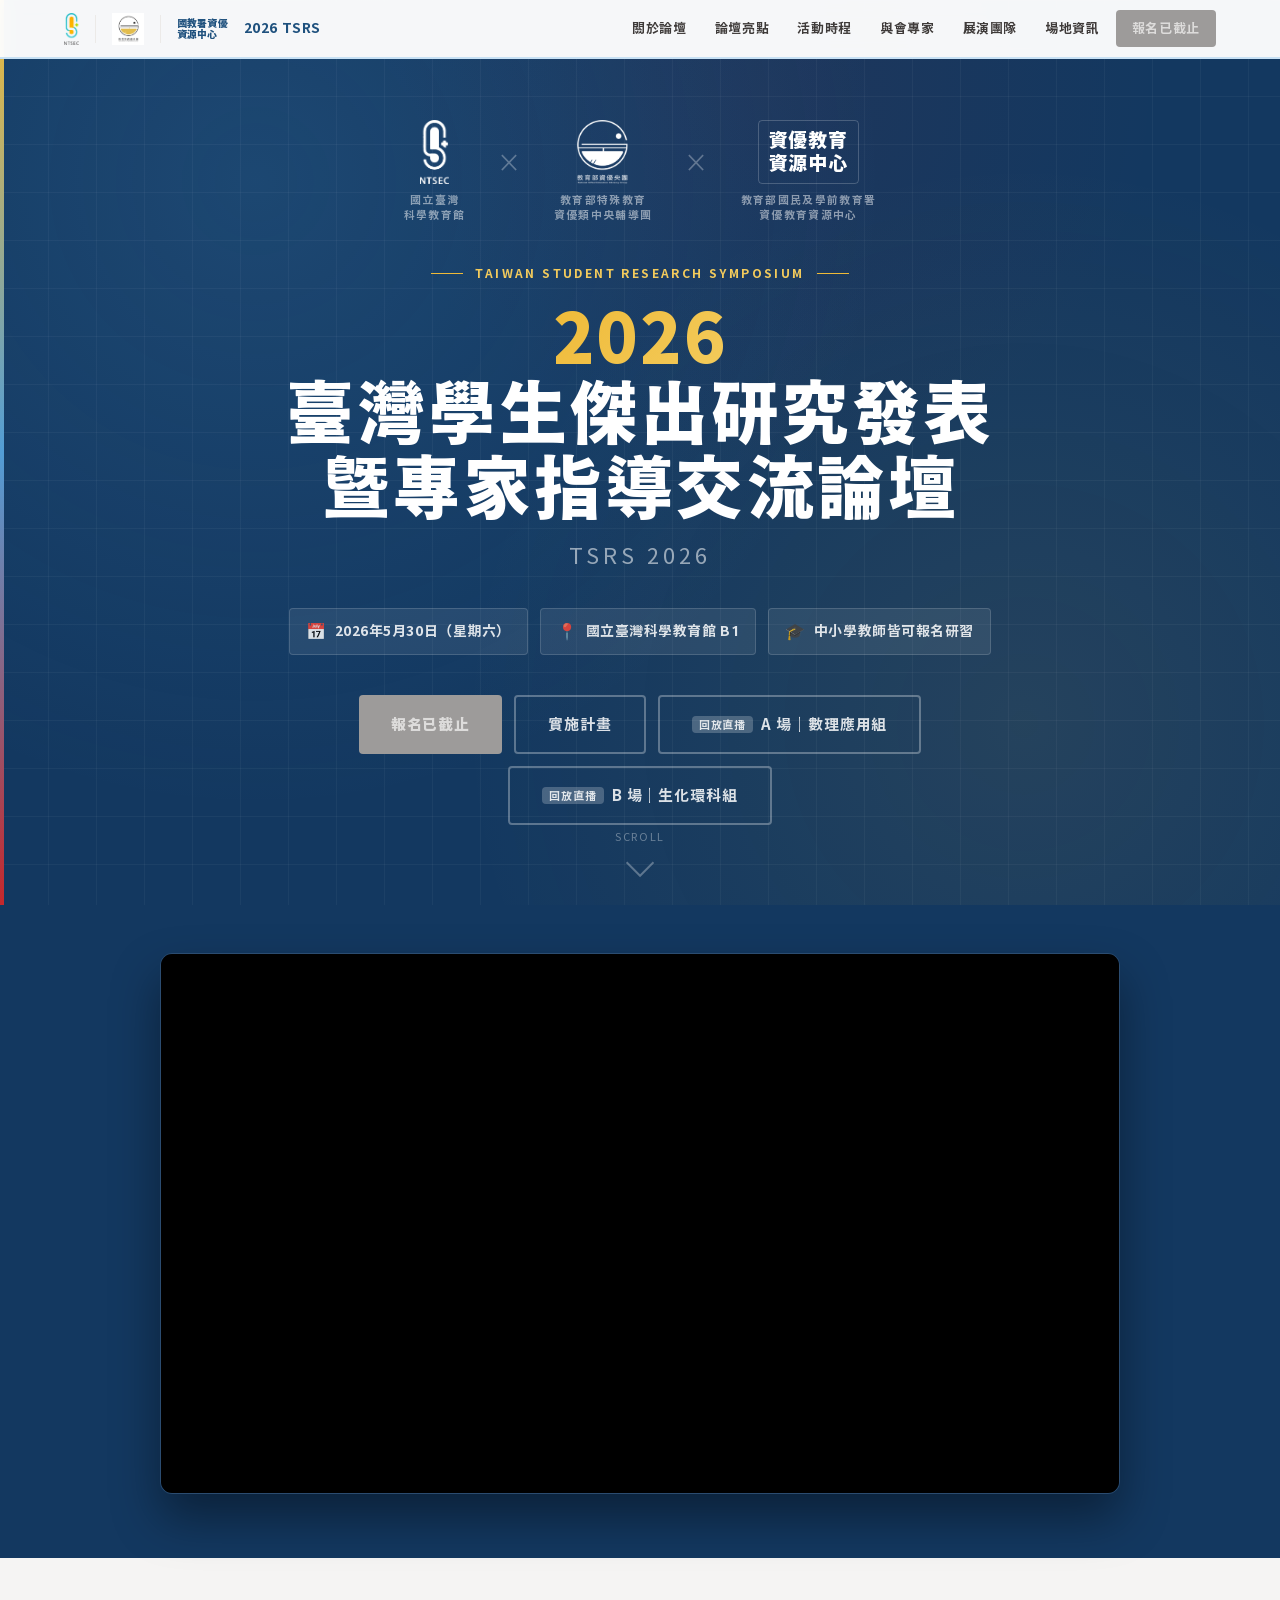
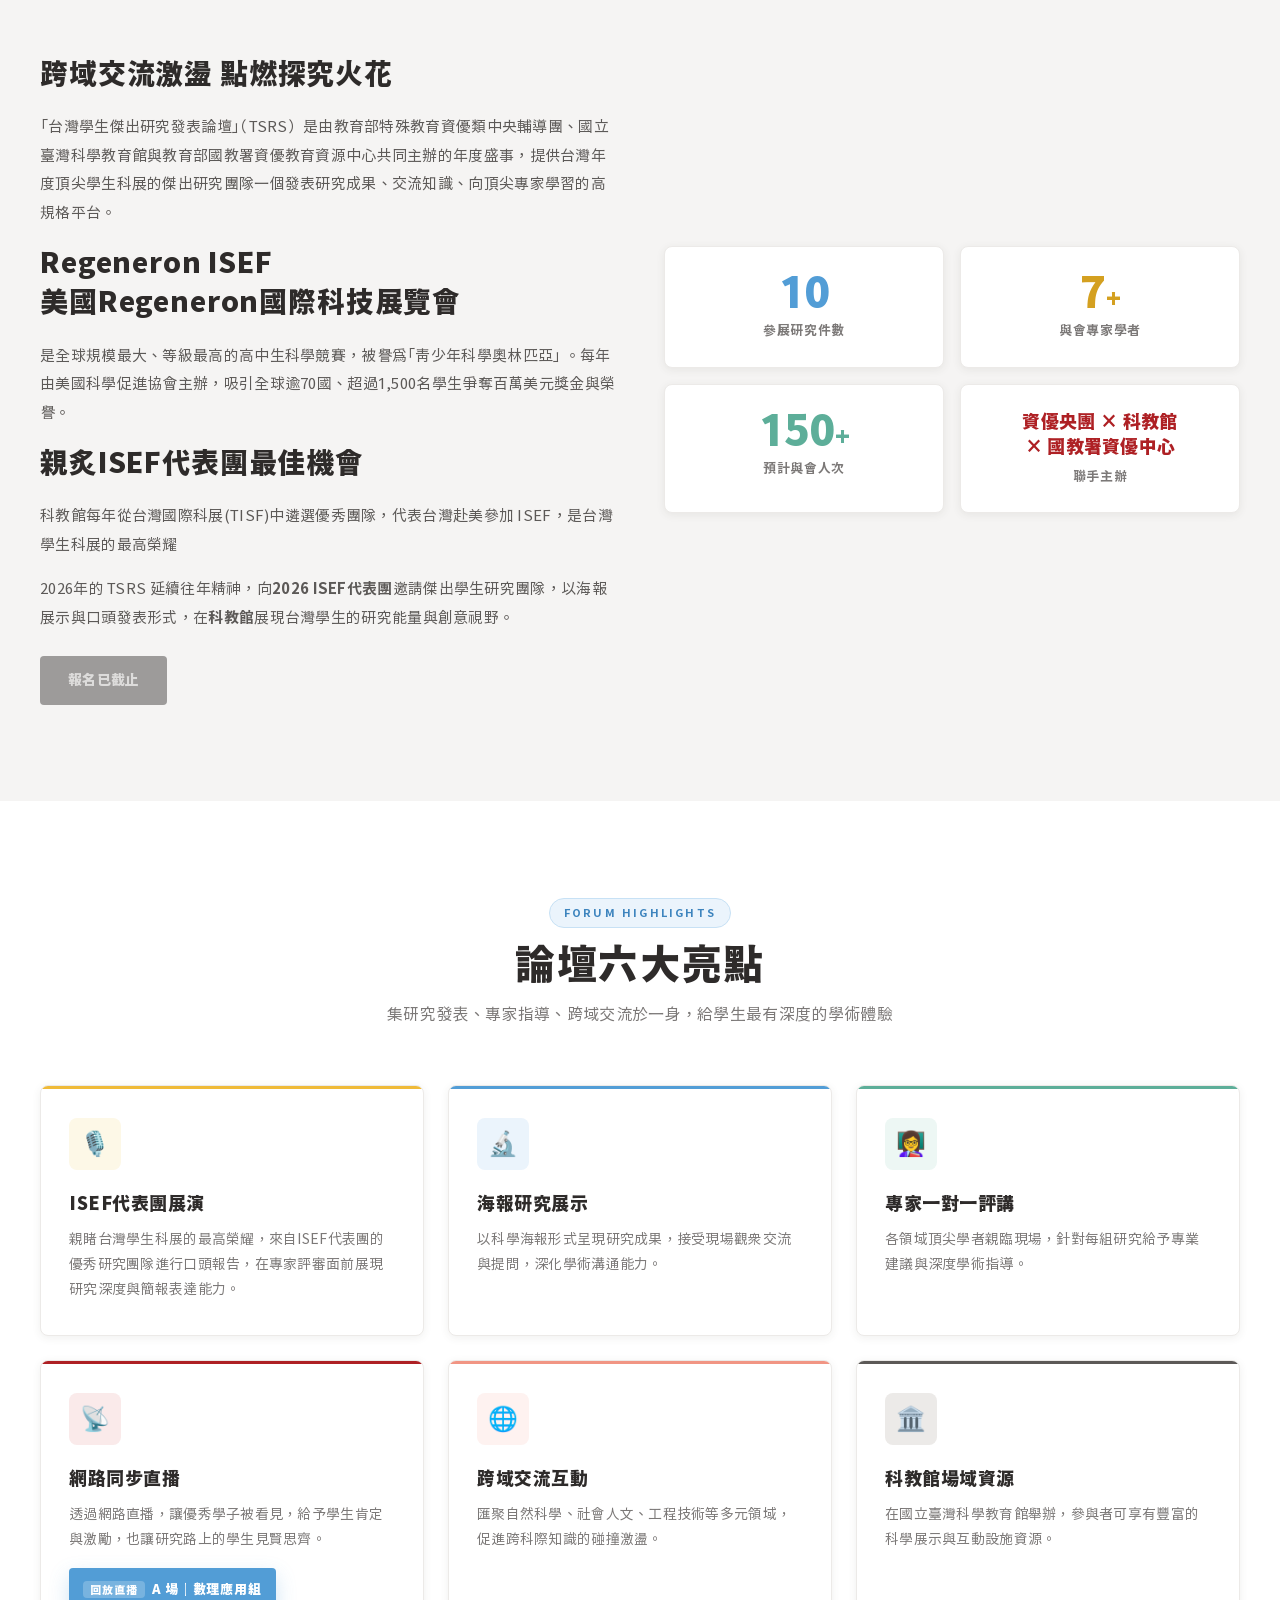
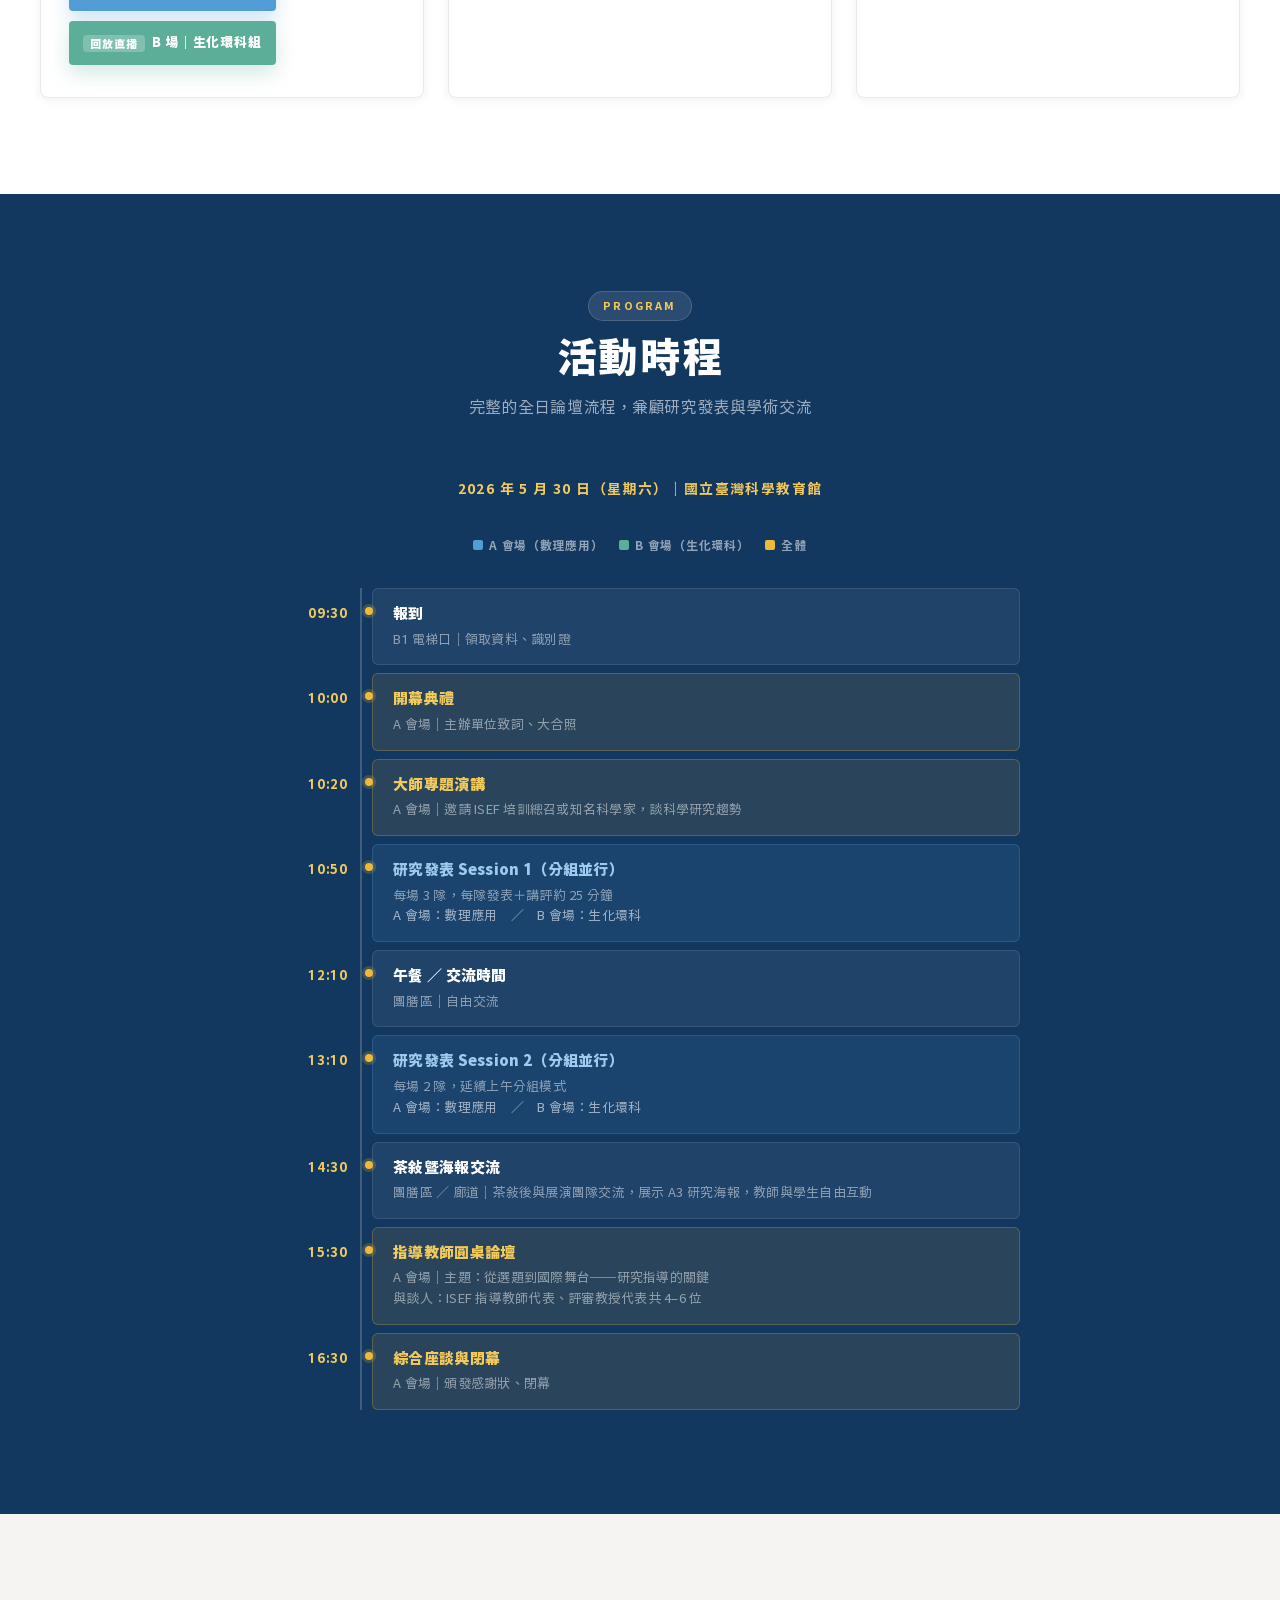
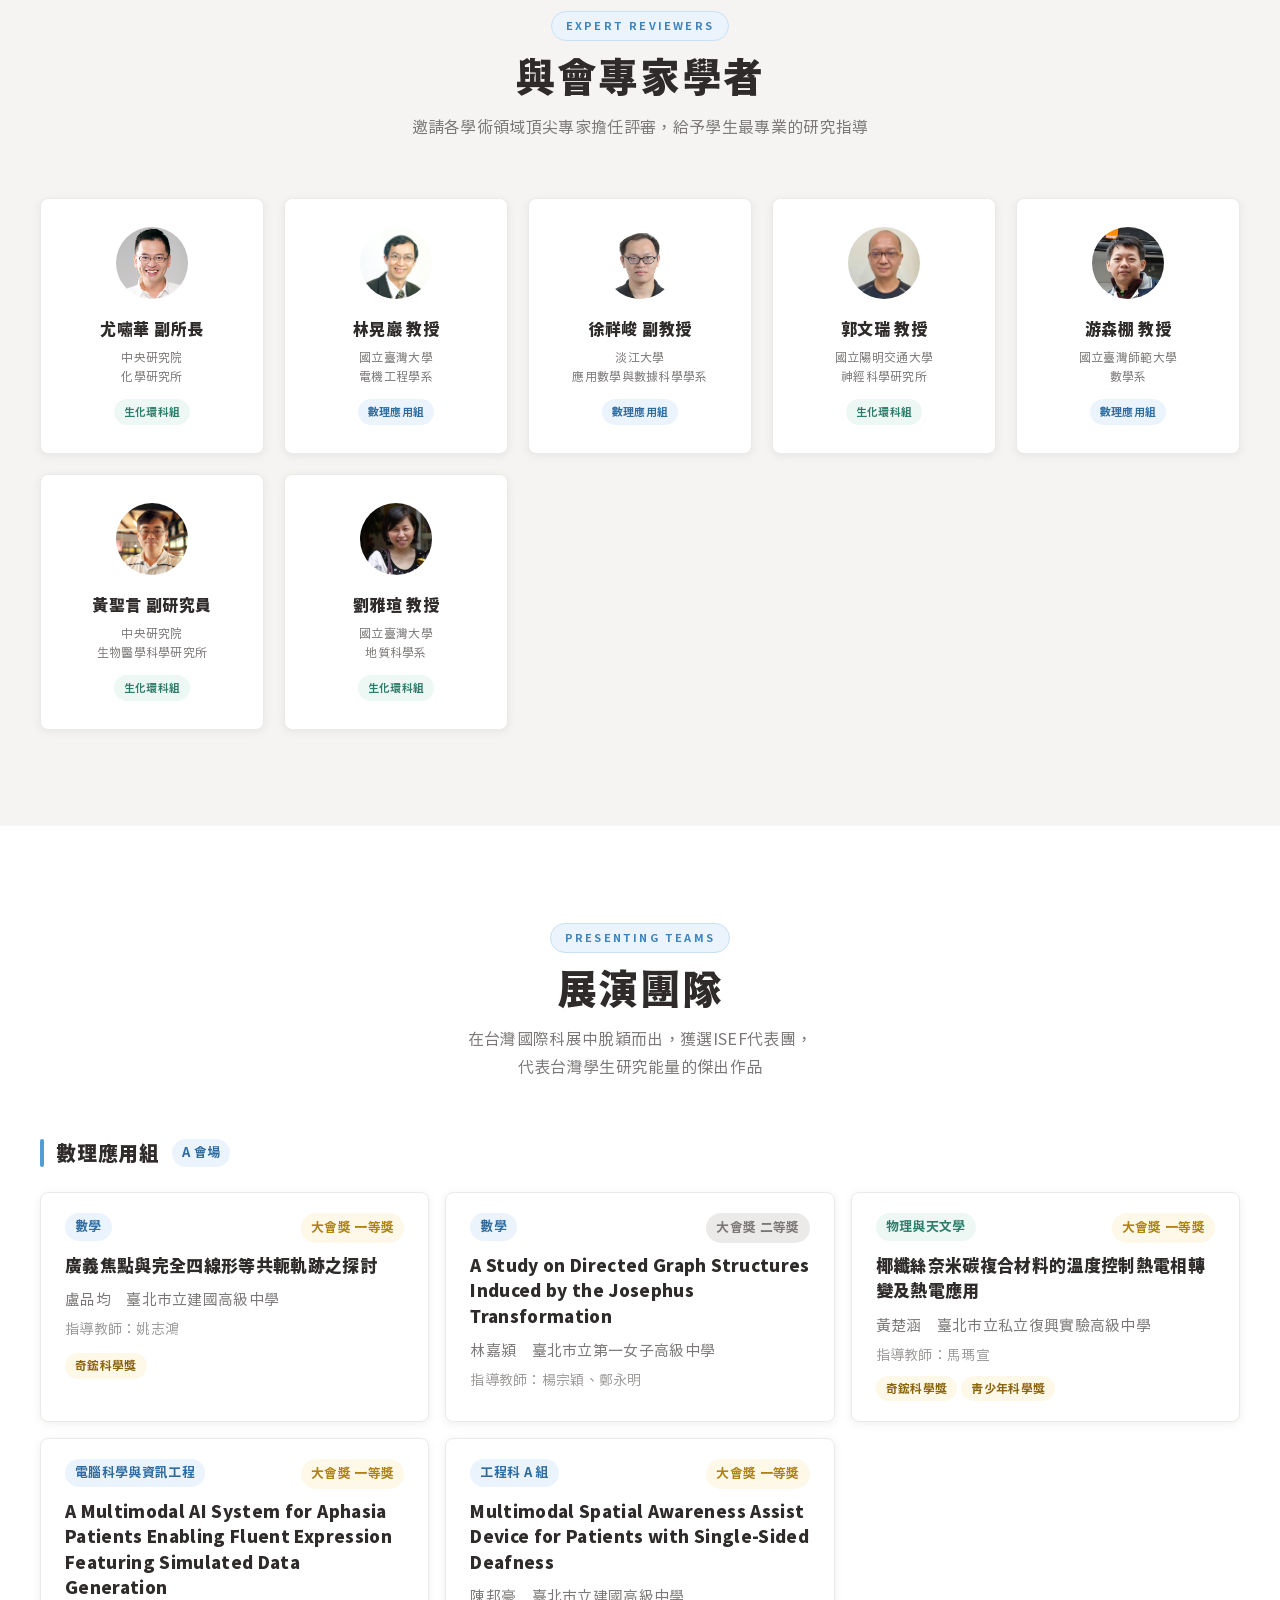
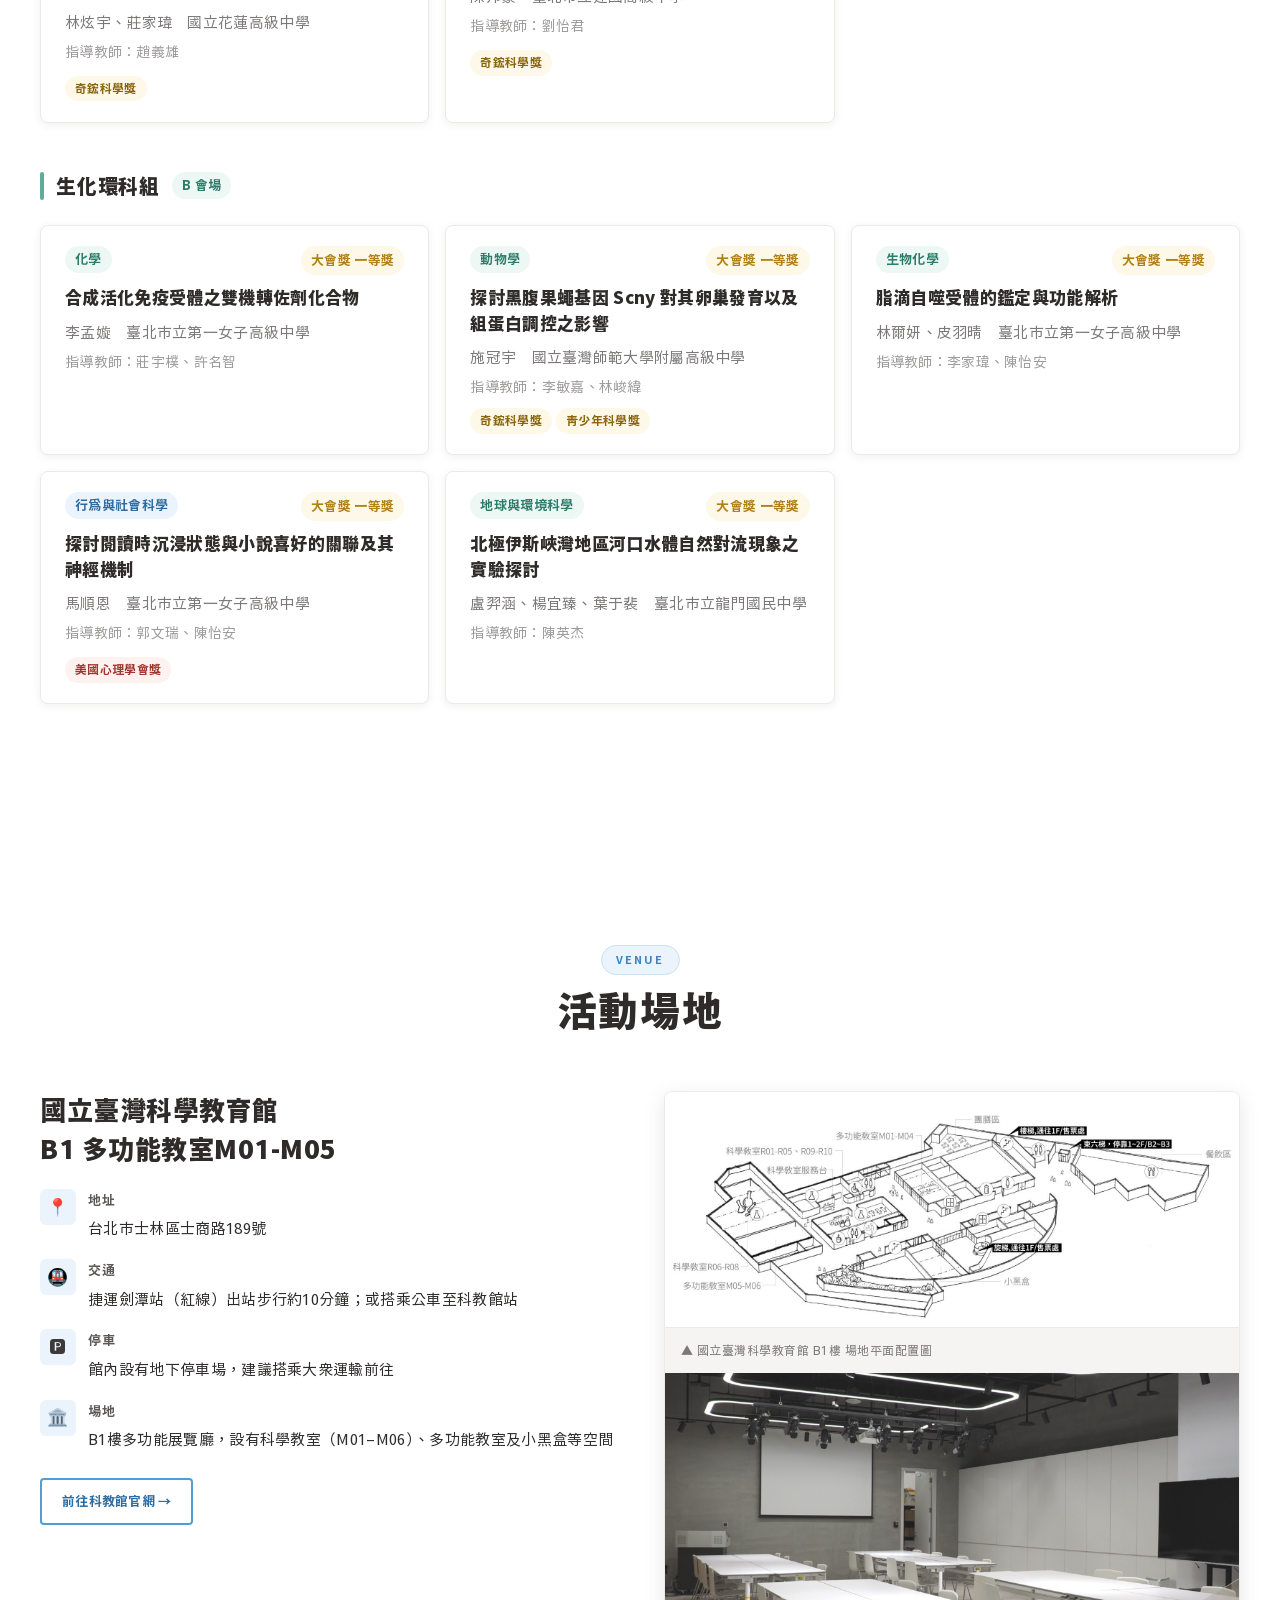
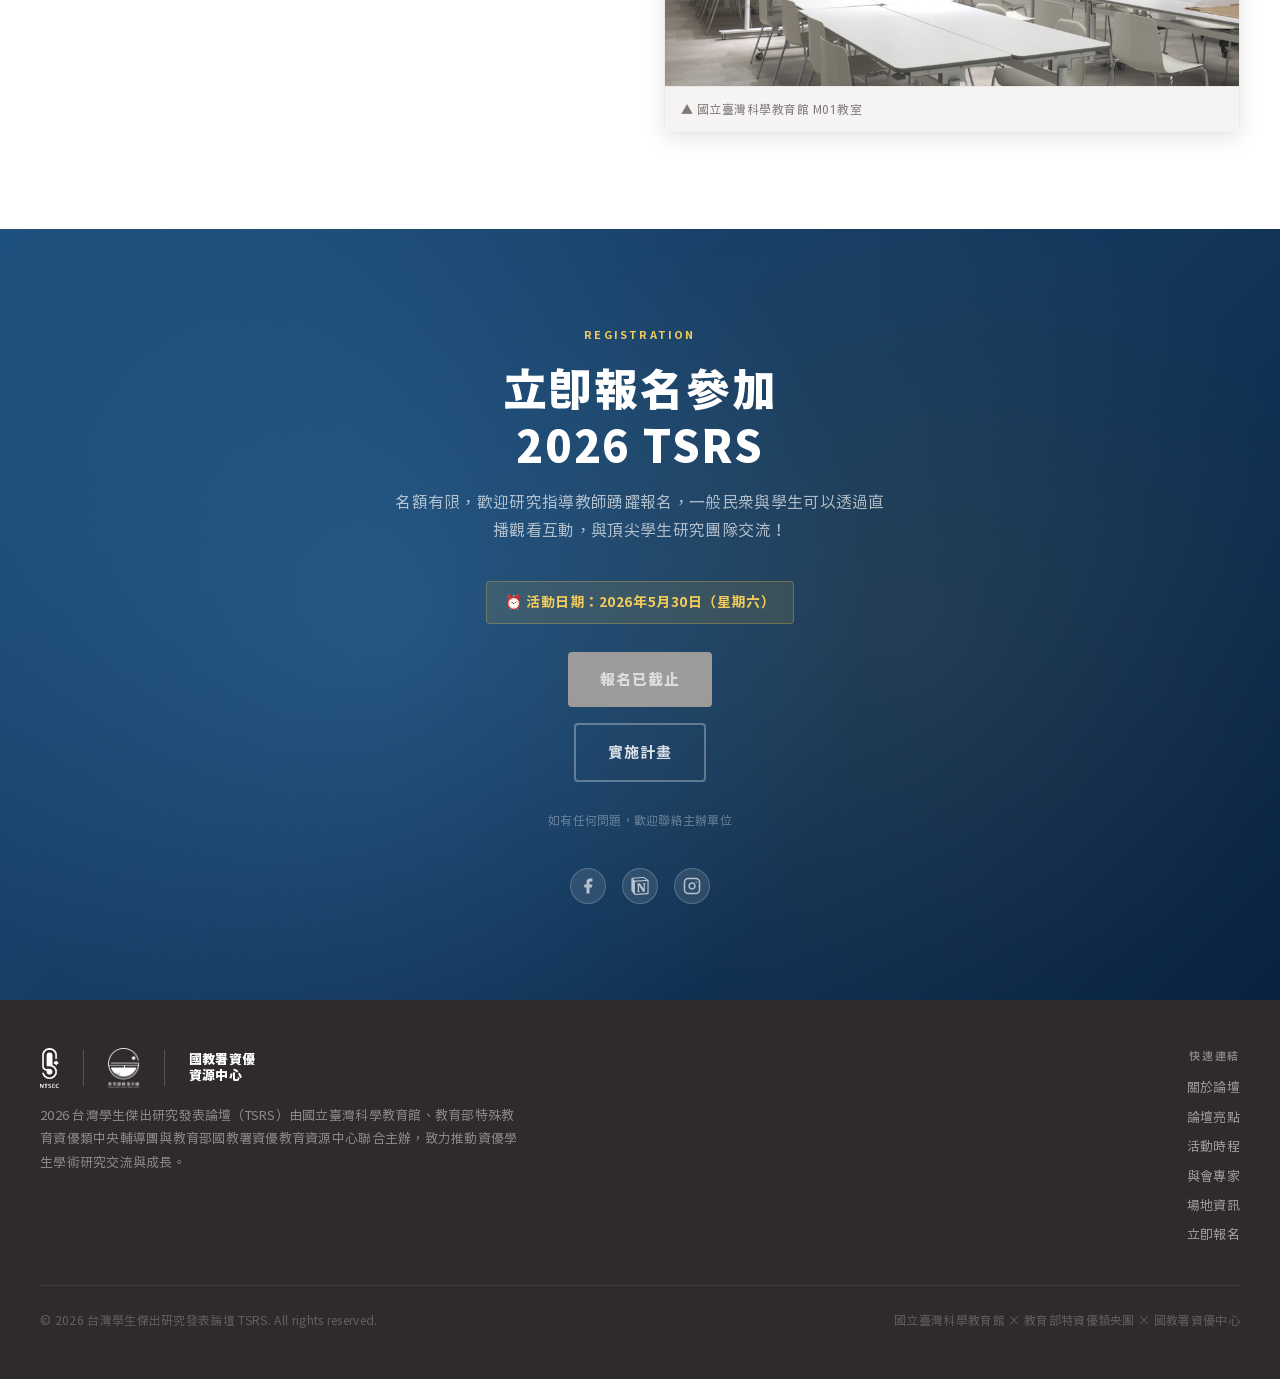
<file: index.html>
<!DOCTYPE html>
<html lang="zh-TW">

<head>
  <meta charset="UTF-8">
  <meta name="viewport" content="width=device-width, initial-scale=1.0">
  <title>2026 TSRS｜台灣學生傑出研究發表論壇</title>

  <!-- Primary Meta Tags -->
  <meta name="title" content="2026 TSRS｜台灣學生傑出研究發表論壇">
  <meta name="description" content="2026 台灣學生傑出研究發表論壇 (TSRS) 致力於提供全國中學生展現科學專題研究成果的頂尖平台。歡迎各界人士共襄盛舉，見證未來科學家的誕生。">

  <!-- Open Graph / Facebook -->
  <meta property="og:type" content="website">
  <meta property="og:url" content="https://tsrs-prototype.vercel.app/">
  <meta property="og:title" content="2026 TSRS｜台灣學生傑出研究發表論壇">
  <meta property="og:description" content="2026 台灣學生傑出研究發表論壇 (TSRS) 致力於提供全國中學生展現科學專題研究成果的頂尖平台。歡迎各界人士共襄盛舉，見證未來科學家的誕生。">
  <meta property="og:image" content="https://tsrs-prototype.vercel.app/images/00_fb-thumbnail.png?v=2">

  <!-- Twitter -->
  <meta property="twitter:card" content="summary_large_image">
  <meta property="twitter:url" content="https://tsrs-prototype.vercel.app/">
  <meta property="twitter:title" content="2026 TSRS｜台灣學生傑出研究發表論壇">
  <meta property="twitter:description"
    content="2026 台灣學生傑出研究發表論壇 (TSRS) 致力於提供全國中學生展現科學專題研究成果的頂尖平台。歡迎各界人士共襄盛舉，見證未來科學家的誕生。">
  <meta property="twitter:image" content="https://tsrs-prototype.vercel.app/images/00_fb-thumbnail.png">

  <link rel="stylesheet" href="css/style.css">
  <style>
    /* ── Reset & Base ────────────────────────────────── */
    *,
    *::before,
    *::after {
      box-sizing: border-box;
      margin: 0;
      padding: 0;
    }

    html {
      scroll-behavior: smooth;
    }

    body {
      font-family: var(--font-primary);
      color: var(--color-fg-primary);
      background: #fff;
      line-height: var(--leading-normal);
    }

    /* ── Nav ─────────────────────────────────────────── */
    .nav {
      position: fixed;
      top: 0;
      left: 0;
      right: 0;
      z-index: 100;
      background: rgba(255, 255, 255, 0.96);
      border-bottom: 2px solid var(--blue-100);
      backdrop-filter: blur(8px);
      -webkit-backdrop-filter: blur(8px);
      transition: box-shadow 200ms ease-out;
    }

    .nav.scrolled {
      box-shadow: 0 4px 24px rgba(82, 157, 214, 0.13);
    }

    .nav-inner {
      max-width: 1200px;
      margin: 0 auto;
      display: flex;
      align-items: center;
      justify-content: space-between;
      padding: 10px 24px;
      gap: 16px;
    }

    .nav-logos {
      display: flex;
      align-items: center;
      gap: 16px;
    }

    .nav-logos img {
      height: 36px;
      width: auto;
      object-fit: contain;
    }

    .nav-divider {
      width: 1px;
      height: 28px;
      background: var(--color-border);
    }

    .nav-title {
      font-size: 14px;
      font-weight: 700;
      color: var(--blue-700);
      letter-spacing: 0.04em;
      line-height: 1.2;
    }

    .nav-links {
      display: flex;
      gap: 4px;
      align-items: center;
      list-style: none;
    }

    .nav-links a {
      display: block;
      padding: 6px 12px;
      font-size: 13px;
      font-weight: 700;
      color: var(--charcoal-600);
      letter-spacing: 0.05em;
      border-radius: 4px;
      transition: background 150ms, color 150ms;
      text-decoration: none;
    }

    .nav-links a:hover {
      background: var(--blue-50);
      color: var(--blue-600);
    }

    .nav-cta {
      background: var(--blue-400);
      color: #fff !important;
      border-radius: 4px !important;
      padding: 7px 16px !important;
    }

    .nav-cta:hover {
      background: var(--blue-500) !important;
    }

    /* ── Hero ────────────────────────────────────────── */
    .hero {
      min-height: 100vh;
      background: var(--blue-800);
      position: relative;
      overflow: hidden;
      display: flex;
      flex-direction: column;
      align-items: center;
      justify-content: center;
      padding: 120px 24px 80px;
    }

    /* Geometric background pattern */
    .hero-bg {
      position: absolute;
      inset: 0;
      background-image:
        radial-gradient(circle at 20% 20%, rgba(82, 157, 214, 0.15) 0%, transparent 50%),
        radial-gradient(circle at 80% 80%, rgba(239, 186, 56, 0.08) 0%, transparent 45%),
        radial-gradient(circle at 60% 10%, rgba(174, 32, 36, 0.07) 0%, transparent 35%);
    }

    .hero-grid {
      position: absolute;
      inset: 0;
      background-image:
        linear-gradient(rgba(255, 255, 255, 0.04) 1px, transparent 1px),
        linear-gradient(90deg, rgba(255, 255, 255, 0.04) 1px, transparent 1px);
      background-size: 48px 48px;
    }

    .hero-accent-line {
      position: absolute;
      left: 0;
      top: 0;
      bottom: 0;
      width: 4px;
      background: linear-gradient(180deg, var(--gold-400), var(--blue-400), var(--red-400));
    }

    /* Hero content */
    .hero-content {
      position: relative;
      z-index: 2;
      display: flex;
      flex-direction: column;
      align-items: center;
      text-align: center;
      max-width: 800px;
    }

    .hero-logos {
      display: flex;
      align-items: center;
      justify-content: center;
      gap: 32px;
      margin-bottom: 40px;
      flex-wrap: wrap;
    }

    .hero-logo-wrap {
      display: flex;
      flex-direction: column;
      align-items: center;
      gap: 8px;
    }

    .hero-logo-wrap img {
      height: 72px;
      width: auto;
      object-fit: contain;
      filter: brightness(0) invert(1);
    }

    .hero-logo-wrap .logo-ntsec {
      filter: none;
    }

    .hero-logo-label {
      font-size: 11px;
      font-weight: 700;
      color: rgba(255, 255, 255, 0.5);
      letter-spacing: 0.12em;
      text-align: center;
      line-height: 1.4;
    }

    .hero-logo-x {
      font-size: 24px;
      color: rgba(255, 255, 255, 0.3);
      font-weight: 300;
      line-height: 1;
      margin-bottom: 16px;
    }

    .hero-eyebrow {
      font-size: 12px;
      font-weight: 700;
      letter-spacing: 0.2em;
      color: var(--gold-300);
      text-transform: uppercase;
      margin-bottom: 16px;
      display: flex;
      align-items: center;
      gap: 12px;
    }

    .hero-eyebrow::before,
    .hero-eyebrow::after {
      content: '';
      display: block;
      width: 32px;
      height: 1px;
      background: var(--gold-400);
    }

    .hero-title {
      font-size: clamp(36px, 6vw, 68px);
      font-weight: 900;
      line-height: 1.1;
      color: #fff;
      letter-spacing: 0.04em;
      margin-bottom: 12px;
    }

    .hero-title-en {
      font-size: clamp(16px, 2.5vw, 22px);
      font-weight: 400;
      letter-spacing: 0.18em;
      color: rgba(255, 255, 255, 0.55);
      margin-bottom: 32px;
    }

    .hero-year {
      display: inline-block;
      background: linear-gradient(135deg, var(--gold-400), var(--gold-300));
      -webkit-background-clip: text;
      -webkit-text-fill-color: transparent;
      background-clip: text;
    }

    .hero-meta {
      display: flex;
      flex-wrap: wrap;
      justify-content: center;
      gap: 12px;
      margin-bottom: 40px;
    }

    .hero-tag {
      display: flex;
      align-items: center;
      gap: 8px;
      background: rgba(255, 255, 255, 0.08);
      border: 1px solid rgba(255, 255, 255, 0.15);
      border-radius: 4px;
      padding: 8px 16px;
      font-size: 14px;
      color: rgba(255, 255, 255, 0.85);
      font-weight: 700;
      letter-spacing: 0.04em;
    }

    .hero-tag-icon {
      font-size: 16px;
    }

    .hero-btns {
      display: flex;
      flex-wrap: wrap;
      justify-content: center;
      gap: 12px;
    }

    .btn-hero-primary {
      display: inline-flex;
      align-items: center;
      gap: 8px;
      padding: 14px 32px;
      border-radius: 4px;
      background: var(--gold-400);
      color: var(--charcoal-800);
      font-family: var(--font-primary);
      font-size: 15px;
      font-weight: 900;
      letter-spacing: 0.06em;
      border: none;
      cursor: pointer;
      transition: background 150ms, transform 150ms, box-shadow 150ms;
      text-decoration: none;
    }

    .btn-hero-primary:hover {
      background: var(--gold-300);
      box-shadow: 0 8px 24px rgba(239, 186, 56, 0.35);
      text-decoration: none;
      color: var(--charcoal-800);
    }

    .btn-hero-outline {
      display: inline-flex;
      align-items: center;
      gap: 8px;
      padding: 14px 32px;
      border-radius: 4px;
      background: transparent;
      color: rgba(255, 255, 255, 0.85);
      font-family: var(--font-primary);
      font-size: 15px;
      font-weight: 700;
      letter-spacing: 0.06em;
      border: 2px solid rgba(255, 255, 255, 0.3);
      cursor: pointer;
      transition: border-color 150ms, background 150ms;
      text-decoration: none;
    }

    .btn-hero-outline:hover {
      border-color: rgba(255, 255, 255, 0.7);
      background: rgba(255, 255, 255, 0.08);
      text-decoration: none;
      color: #fff;
    }

    .btn-hero-primary.disabled,
    .nav-cta.disabled,
    .btn.disabled {
      background: var(--charcoal-300) !important;
      color: var(--charcoal-100) !important;
      border-color: var(--charcoal-300) !important;
      cursor: not-allowed !important;
      pointer-events: none !important;
      box-shadow: none !important;
      transform: none !important;
    }

    .live-label {
      display: inline-flex;
      align-items: center;
      gap: 6px;
      padding: 3px 7px;
      border-radius: 4px;
      background: rgba(255, 255, 255, 0.22);
      font-size: 11px;
      line-height: 1;
      letter-spacing: 0.08em;
    }

    .live-card-actions {
      display: flex;
      flex-wrap: wrap;
      gap: 10px;
      margin-top: 16px;
    }

    .replay-card-btn {
      display: inline-flex;
      align-items: center;
      gap: 7px;
      padding: 10px 14px;
      border-radius: 4px;
      color: #fff;
      font-family: var(--font-primary);
      font-size: 13px;
      font-weight: 900;
      letter-spacing: 0.06em;
      text-decoration: none;
      transition: background 150ms, box-shadow 150ms, transform 150ms;
    }

    .replay-card-btn:hover {
      color: #fff;
      text-decoration: none;
      transform: translateY(-1px);
    }

    .replay-card-btn-a {
      background: var(--blue-400);
      box-shadow: 0 8px 20px rgba(82, 157, 214, 0.28);
    }

    .replay-card-btn-a:hover {
      background: var(--blue-500);
      box-shadow: 0 10px 24px rgba(82, 157, 214, 0.36);
    }

    .replay-card-btn-b {
      background: var(--teal-400);
      box-shadow: 0 8px 20px rgba(93, 174, 153, 0.28);
    }

    .replay-card-btn-b:hover {
      background: var(--teal-500);
      box-shadow: 0 10px 24px rgba(93, 174, 153, 0.36);
    }

    .hero-scroll {
      position: absolute;
      bottom: 32px;
      left: 50%;
      transform: translateX(-50%);
      display: flex;
      flex-direction: column;
      align-items: center;
      gap: 6px;
      color: rgba(255, 255, 255, 0.35);
      font-size: 11px;
      letter-spacing: 0.15em;
      z-index: 2;
    }

    .scroll-arrow {
      width: 20px;
      height: 20px;
      border-right: 2px solid rgba(255, 255, 255, 0.3);
      border-bottom: 2px solid rgba(255, 255, 255, 0.3);
      transform: rotate(45deg);
      animation: bounce 1.8s ease-in-out infinite;
    }

    @keyframes bounce {

      0%,
      100% {
        transform: rotate(45deg) translateY(0);
      }

      50% {
        transform: rotate(45deg) translateY(5px);
      }
    }

    /* ── Section Base ─────────────────────────────────── */
    .section {
      padding: 96px 24px;
    }

    .section-inner {
      max-width: 1200px;
      margin: 0 auto;
    }

    .section-header {
      text-align: center;
      margin-bottom: 56px;
    }

    .section-eyebrow {
      display: inline-block;
      font-size: 11px;
      font-weight: 700;
      letter-spacing: 0.2em;
      text-transform: uppercase;
      color: var(--blue-500);
      margin-bottom: 12px;
      padding: 4px 14px;
      background: var(--blue-50);
      border-radius: 100px;
      border: 1px solid var(--blue-100);
    }

    .section-title {
      font-size: clamp(28px, 4vw, 40px);
      font-weight: 900;
      color: var(--charcoal-700);
      letter-spacing: 0.04em;
      line-height: 1.2;
      margin-bottom: 12px;
    }

    .section-desc {
      font-size: 16px;
      color: var(--charcoal-400);
      max-width: 600px;
      margin: 0 auto;
      line-height: 1.8;
    }

    /* ── About ───────────────────────────────────────── */
    .about {
      background: var(--neutral-50);
    }

    .about-grid {
      display: grid;
      grid-template-columns: 1fr 1fr;
      gap: 48px;
      align-items: center;
    }

    .about-text h3 {
      font-size: 28px;
      font-weight: 900;
      color: var(--charcoal-700);
      line-height: 1.4;
      margin-bottom: 20px;
      letter-spacing: 0.03em;
    }

    .about-text p {
      color: var(--charcoal-500);
      line-height: 1.9;
      font-size: 15px;
      margin-bottom: 16px;
    }

    .about-stats {
      display: grid;
      grid-template-columns: 1fr 1fr;
      gap: 16px;
    }

    .stat-card {
      background: #fff;
      border: 1px solid var(--color-border);
      border-radius: 8px;
      padding: 24px;
      box-shadow: var(--shadow-1);
      text-align: center;
      transition: box-shadow 200ms;
    }

    .stat-card:hover {
      box-shadow: var(--shadow-2);
    }

    .stat-num {
      font-size: 42px;
      font-weight: 900;
      line-height: 1;
      margin-bottom: 6px;
      letter-spacing: -0.02em;
    }

    .stat-num.blue {
      color: var(--blue-400);
    }

    .stat-num.gold {
      color: var(--gold-500);
    }

    .stat-num.red {
      color: var(--red-500);
    }

    .stat-num.teal {
      color: var(--teal-400);
    }

    .stat-label {
      font-size: 13px;
      font-weight: 700;
      color: var(--charcoal-400);
      letter-spacing: 0.05em;
    }

    /* ── Highlights ──────────────────────────────────── */
    .highlights {
      background: #fff;
    }

    .highlights-grid {
      display: grid;
      grid-template-columns: repeat(3, 1fr);
      gap: 24px;
    }

    .highlight-card {
      background: #fff;
      border: 1px solid var(--color-border);
      border-radius: 8px;
      padding: 32px 28px;
      box-shadow: var(--shadow-1);
      transition: box-shadow 200ms, transform 200ms;
      position: relative;
      overflow: hidden;
    }

    .highlight-card::before {
      content: '';
      position: absolute;
      top: 0;
      left: 0;
      right: 0;
      height: 3px;
    }

    .highlight-card.c-blue::before {
      background: var(--blue-400);
    }

    .highlight-card.c-gold::before {
      background: var(--gold-400);
    }

    .highlight-card.c-red::before {
      background: var(--red-500);
    }

    .highlight-card.c-teal::before {
      background: var(--teal-400);
    }

    .highlight-card.c-salmon::before {
      background: var(--salmon-400);
    }

    .highlight-card.c-charcoal::before {
      background: var(--charcoal-500);
    }

    .highlight-card:hover {
      box-shadow: var(--shadow-2);
      transform: translateY(-3px);
    }

    .highlight-icon {
      width: 52px;
      height: 52px;
      border-radius: 8px;
      display: flex;
      align-items: center;
      justify-content: center;
      font-size: 24px;
      margin-bottom: 20px;
    }

    .c-blue .highlight-icon {
      background: var(--blue-50);
    }

    .c-gold .highlight-icon {
      background: var(--gold-50);
    }

    .c-red .highlight-icon {
      background: var(--red-50);
    }

    .c-teal .highlight-icon {
      background: var(--teal-50);
    }

    .c-salmon .highlight-icon {
      background: var(--salmon-50);
    }

    .c-charcoal .highlight-icon {
      background: var(--neutral-100);
    }

    .highlight-card h4 {
      font-size: 18px;
      font-weight: 900;
      color: var(--charcoal-700);
      margin-bottom: 10px;
      letter-spacing: 0.03em;
    }

    .highlight-card p {
      font-size: 14px;
      color: var(--charcoal-400);
      line-height: 1.8;
    }

    /* ── Schedule ────────────────────────────────────── */
    .schedule {
      background: var(--blue-800);
    }

    .schedule .section-eyebrow {
      background: rgba(255, 255, 255, 0.1);
      color: var(--gold-300);
      border-color: rgba(255, 255, 255, 0.15);
    }

    .schedule .section-title {
      color: #fff;
    }

    .schedule .section-desc {
      color: rgba(255, 255, 255, 0.6);
    }

    .schedule-tabs {
      display: flex;
      justify-content: center;
      gap: 8px;
      margin-bottom: 40px;
      flex-wrap: wrap;
    }

    .sched-tab {
      padding: 10px 24px;
      border-radius: 4px;
      background: rgba(255, 255, 255, 0.08);
      border: 1px solid rgba(255, 255, 255, 0.15);
      color: rgba(255, 255, 255, 0.65);
      font-size: 14px;
      font-weight: 700;
      font-family: var(--font-primary);
      cursor: pointer;
      transition: background 150ms, color 150ms, border-color 150ms;
    }

    .sched-tab.active {
      background: var(--gold-400);
      color: var(--charcoal-800);
      border-color: var(--gold-400);
    }

    .sched-tab:hover:not(.active) {
      background: rgba(255, 255, 255, 0.14);
      color: rgba(255, 255, 255, 0.9);
    }

    .schedule-panel {
      display: none;
    }

    .schedule-panel.active {
      display: block;
    }

    .sched-timeline {
      max-width: 720px;
      margin: 0 auto;
      position: relative;
    }

    .sched-timeline::before {
      content: '';
      position: absolute;
      left: 100px;
      top: 0;
      bottom: 0;
      width: 2px;
      background: rgba(255, 255, 255, 0.1);
    }

    .sched-item {
      display: grid;
      grid-template-columns: 88px 1fr;
      gap: 24px;
      margin-bottom: 8px;
      position: relative;
    }

    .sched-time {
      text-align: right;
      padding-top: 14px;
      font-size: 13px;
      font-weight: 700;
      letter-spacing: 0.06em;
      color: var(--gold-300);
    }

    .sched-body {
      background: rgba(255, 255, 255, 0.06);
      border: 1px solid rgba(255, 255, 255, 0.1);
      border-radius: 6px;
      padding: 14px 20px;
      position: relative;
    }

    .sched-body::before {
      content: '';
      position: absolute;
      left: -8px;
      top: 18px;
      width: 8px;
      height: 8px;
      border-radius: 50%;
      background: var(--gold-400);
      box-shadow: 0 0 0 3px rgba(239, 186, 56, 0.2);
    }

    .sched-body h5 {
      font-size: 15px;
      font-weight: 900;
      color: #fff;
      margin-bottom: 4px;
      letter-spacing: 0.02em;
    }

    .sched-body p {
      font-size: 13px;
      color: rgba(255, 255, 255, 0.5);
      line-height: 1.6;
    }

    .sched-highlight {
      background: rgba(239, 186, 56, 0.1) !important;
      border-color: rgba(239, 186, 56, 0.25) !important;
    }

    .sched-highlight h5 {
      color: var(--gold-300);
    }

    /* ── Speakers ────────────────────────────────────── */
    .speakers {
      background: var(--neutral-50);
    }

    .speakers-grid {
      display: grid;
      grid-template-columns: repeat(auto-fill, minmax(220px, 1fr));
      gap: 20px;
    }

    .speaker-card {
      background: #fff;
      border: 1px solid var(--color-border);
      border-radius: 8px;
      padding: 28px 20px;
      box-shadow: var(--shadow-1);
      text-align: center;
      transition: box-shadow 200ms, transform 200ms;
    }

    .speaker-card:hover {
      box-shadow: var(--shadow-2);
      transform: translateY(-2px);
    }

    .speaker-avatar {
      width: 72px;
      height: 72px;
      border-radius: 50%;
      background-color: var(--blue-100);
      display: flex;
      align-items: center;
      justify-content: center;
      margin: 0 auto 16px;
      overflow: hidden;
    }

    .speaker-avatar img {
      width: 100%;
      height: 100%;
      object-fit: cover;
      display: block;
    }

    .speaker-name {
      font-size: 16px;
      font-weight: 900;
      color: var(--charcoal-700);
      margin-bottom: 4px;
      letter-spacing: 0.03em;
    }

    .speaker-title {
      font-size: 12px;
      color: var(--charcoal-400);
      line-height: 1.6;
      margin-bottom: 10px;
    }

    .speaker-tag {
      display: inline-block;
      font-size: 11px;
      font-weight: 700;
      padding: 3px 10px;
      border-radius: 100px;
    }

    /* ── Venue ───────────────────────────────────────── */
    .venue {
      background: #fff;
    }

    .venue-grid {
      display: grid;
      grid-template-columns: 1fr 1fr;
      gap: 48px;
      align-items: start;
    }

    .venue-info h3 {
      font-size: 26px;
      font-weight: 900;
      color: var(--charcoal-700);
      margin-bottom: 20px;
    }

    .venue-detail {
      display: flex;
      gap: 12px;
      margin-bottom: 16px;
      align-items: flex-start;
    }

    .venue-detail-icon {
      width: 36px;
      height: 36px;
      min-width: 36px;
      background: var(--blue-50);
      border-radius: 6px;
      display: flex;
      align-items: center;
      justify-content: center;
      font-size: 17px;
    }

    .venue-detail-text strong {
      display: block;
      font-size: 13px;
      font-weight: 700;
      color: var(--charcoal-500);
      letter-spacing: 0.06em;
      text-transform: uppercase;
      margin-bottom: 2px;
    }

    .venue-detail-text span {
      font-size: 15px;
      color: var(--charcoal-700);
      line-height: 1.6;
    }

    .venue-map-wrap {
      border-radius: 8px;
      overflow: hidden;
      box-shadow: var(--shadow-2);
      border: 1px solid var(--color-border);
    }

    .venue-map-wrap img {
      width: 100%;
      height: auto;
      display: block;
    }

    .venue-map-caption {
      background: var(--neutral-50);
      padding: 12px 16px;
      font-size: 12px;
      color: var(--charcoal-400);
      letter-spacing: 0.04em;
      border-top: 1px solid var(--color-border);
    }

    /* ── CTA ─────────────────────────────────────────── */
    .cta-section {
      background: linear-gradient(135deg, var(--blue-700) 0%, var(--blue-900) 100%);
      padding: 96px 24px;
      text-align: center;
      position: relative;
      overflow: hidden;
    }

    .cta-section::before {
      content: '';
      position: absolute;
      inset: 0;
      background-image:
        radial-gradient(circle at 30% 50%, rgba(82, 157, 214, 0.25) 0%, transparent 50%),
        radial-gradient(circle at 70% 50%, rgba(239, 186, 56, 0.08) 0%, transparent 45%);
    }

    .cta-inner {
      position: relative;
      z-index: 2;
    }

    .cta-section h2 {
      font-size: clamp(28px, 4vw, 44px);
      font-weight: 900;
      color: #fff;
      margin-bottom: 12px;
      letter-spacing: 0.04em;
    }

    .cta-section p {
      font-size: 16px;
      color: rgba(255, 255, 255, 0.65);
      margin-bottom: 36px;
      max-width: 500px;
      margin-left: auto;
      margin-right: auto;
    }

    .cta-deadline {
      display: inline-flex;
      align-items: center;
      gap: 8px;
      background: rgba(239, 186, 56, 0.12);
      border: 1px solid rgba(239, 186, 56, 0.3);
      border-radius: 4px;
      padding: 8px 18px;
      font-size: 14px;
      font-weight: 700;
      color: var(--gold-300);
      margin-bottom: 28px;
      letter-spacing: 0.04em;
    }

    .social-links {
      display: flex;
      justify-content: center;
      gap: 16px;
      margin-top: 16px;
    }

    .social-links a {
      display: inline-flex;
      align-items: center;
      justify-content: center;
      width: 36px;
      height: 36px;
      border-radius: 50%;
      background: rgba(255, 255, 255, 0.10);
      border: 1px solid rgba(255, 255, 255, 0.20);
      color: rgba(255, 255, 255, 0.65);
      transition: background 0.2s, color 0.2s, border-color 0.2s;
      text-decoration: none;
    }

    .social-links a:hover {
      background: rgba(255, 255, 255, 0.22);
      color: #fff;
      border-color: rgba(255, 255, 255, 0.5);
    }

    .social-links svg {
      display: block;
    }

    /* ── Footer ──────────────────────────────────────── */
    footer {
      background: var(--charcoal-700);
      padding: 48px 24px;
    }

    .footer-inner {
      max-width: 1200px;
      margin: 0 auto;
      display: grid;
      grid-template-columns: 1fr auto;
      gap: 48px;
      align-items: start;
    }

    .footer-logos {
      display: flex;
      align-items: center;
      gap: 24px;
      margin-bottom: 16px;
      flex-wrap: wrap;
    }

    .footer-logos img {
      height: 40px;
      width: auto;
      object-fit: contain;
      filter: brightness(0) invert(1);
    }

    .footer-logos .logo-ntsec-footer {
      filter: brightness(0) invert(1);
    }

    .footer-divider {
      width: 1px;
      height: 36px;
      background: rgba(255, 255, 255, 0.2);
    }

    .footer-desc {
      font-size: 13px;
      color: rgba(255, 255, 255, 0.45);
      line-height: 1.8;
      max-width: 480px;
    }

    .footer-links {
      text-align: right;
    }

    .footer-links h5 {
      font-size: 11px;
      font-weight: 700;
      letter-spacing: 0.15em;
      color: rgba(255, 255, 255, 0.4);
      text-transform: uppercase;
      margin-bottom: 12px;
    }

    .footer-links a {
      display: block;
      font-size: 13px;
      color: rgba(255, 255, 255, 0.55);
      margin-bottom: 6px;
      text-decoration: none;
      transition: color 150ms;
    }

    .footer-links a:hover {
      color: #fff;
    }

    .footer-copy {
      max-width: 1200px;
      margin: 32px auto 0;
      padding-top: 24px;
      border-top: 1px solid rgba(255, 255, 255, 0.08);
      font-size: 12px;
      color: rgba(255, 255, 255, 0.25);
      display: flex;
      justify-content: space-between;
      flex-wrap: wrap;
      gap: 8px;
    }

    /* ── Responsive ──────────────────────────────────── */
    @media (max-width: 900px) {

      .about-grid,
      .venue-grid {
        grid-template-columns: 1fr;
      }

      .highlights-grid {
        grid-template-columns: 1fr 1fr;
      }

      .footer-inner {
        grid-template-columns: 1fr;
      }

      .footer-links {
        text-align: left;
      }

      .nav-links {
        display: none;
      }
    }

    @media (max-width: 600px) {
      .highlights-grid {
        grid-template-columns: 1fr;
      }

      .about-stats {
        grid-template-columns: 1fr 1fr;
      }

      .hero-logo-wrap img {
        height: 52px;
      }
    }


    @keyframes dot {

      0%,
      100% {
        opacity: 0.9;
      }

      50% {
        opacity: 0.3;
      }
    }

    .fade-in {
      opacity: 0;
      transform: translateY(20px);
      transition: opacity 600ms ease-out, transform 600ms ease-out;
    }

    .fade-in.visible {
      opacity: 1;
      transform: translateY(0);
    }

    /* ── Tweaks Panel ────────────────────────────────── */
    #tweaks-panel {
      display: none;
      position: fixed;
      bottom: 24px;
      right: 24px;
      z-index: 999;
      background: #fff;
      border-radius: 8px;
      box-shadow: 0 16px 48px rgba(62, 58, 57, 0.2);
      border: 1px solid var(--color-border);
      width: 260px;
      overflow: hidden;
    }

    #tweaks-panel.open {
      display: block;
    }

    .tweaks-header {
      background: var(--blue-800);
      padding: 14px 16px;
      display: flex;
      justify-content: space-between;
      align-items: center;
    }

    .tweaks-header h6 {
      font-size: 12px;
      font-weight: 700;
      letter-spacing: 0.12em;
      color: rgba(255, 255, 255, 0.7);
      text-transform: uppercase;
    }

    .tweaks-close {
      background: none;
      border: none;
      cursor: pointer;
      color: rgba(255, 255, 255, 0.5);
      font-size: 18px;
      line-height: 1;
    }

    .tweaks-body {
      padding: 16px;
    }

    .tweak-row {
      margin-bottom: 16px;
    }

    .tweak-label {
      font-size: 11px;
      font-weight: 700;
      letter-spacing: 0.1em;
      color: var(--charcoal-400);
      text-transform: uppercase;
      margin-bottom: 8px;
      display: block;
    }

    .tweak-options {
      display: flex;
      flex-wrap: wrap;
      gap: 6px;
    }

    .tweak-opt {
      padding: 5px 12px;
      border-radius: 4px;
      font-size: 12px;
      font-weight: 700;
      font-family: var(--font-primary);
      cursor: pointer;
      border: 1px solid var(--color-border);
      background: var(--neutral-50);
      color: var(--charcoal-600);
      transition: background 150ms, border-color 150ms;
    }

    .tweak-opt.active {
      background: var(--blue-50);
      border-color: var(--blue-300);
      color: var(--blue-700);
    }
  </style>
</head>

<body>

  <!-- Nav -->
  <nav class="nav" id="main-nav">
    <div class="nav-inner">
      <div class="nav-logos">
        <img src="images/科教館LOGO.png" alt="國立臺灣科學教育館" style="height:32px;">
        <div class="nav-divider"></div>
        <img src="images/央團LOGO.png" alt="教育部特資優類央團" style="height:32px;">
        <div class="nav-divider"></div>
        <div
          style="font-size: 10px; font-weight: 900; color: var(--blue-700); line-height: 1.1; letter-spacing: 0.02em;">
          國教署資優<br>資源中心</div>
        <div class="nav-title">2026 TSRS</div>
      </div>
      <ul class="nav-links">
        <li><a href="#about">關於論壇</a></li>
        <li><a href="#highlights">論壇亮點</a></li>
        <li><a href="#schedule">活動時程</a></li>
        <li><a href="#speakers">與會專家</a></li>
        <li><a href="#teams">展演團隊</a></li>
        <li><a href="#venue">場地資訊</a></li>
        <li><a class="nav-cta disabled">報名已截止</a></li>
      </ul>
    </div>
  </nav>

  <!-- Hero -->
  <section class="hero" id="home">
    <div class="hero-bg"></div>
    <div class="hero-grid"></div>
    <div class="hero-accent-line"></div>

    <div class="hero-content">
      <div class="hero-logos">
        <div class="hero-logo-wrap">
          <img src="images/科教館LOGO.png" alt="NTSEC" class="logo-ntsec"
            style="filter:brightness(0) invert(1); height:64px;">
          <span class="hero-logo-label">國立臺灣<br>科學教育館</span>
        </div>
        <div class="hero-logo-x">×</div>
        <div class="hero-logo-wrap">
          <img src="images/LOGO-BW-inverse.png" alt="教育部特資優類央團" style="filter:brightness(0) invert(1); height:64px;">
          <span class="hero-logo-label">教育部特殊教育<br>資優類中央輔導團</span>
        </div>
        <div class="hero-logo-x">×</div>
        <div class="hero-logo-wrap">
          <div
            style="height: 64px; display: flex; align-items: center; justify-content: center; font-size: 19px; font-weight: 900; color: #fff; line-height: 1.2; text-align: center; letter-spacing: 0.05em; border: 1.5px solid rgba(255,255,255,0.2); padding: 0 10px; border-radius: 4px;">
            資優教育<br>資源中心
          </div>
          <span class="hero-logo-label">教育部國民及學前教育署<br>資優教育資源中心</span>
        </div>
      </div>

      <p class="hero-eyebrow">Taiwan Student Research Symposium</p>

      <h1 class="hero-title">
        <span class="hero-year">2026</span><br>
        臺灣學生傑出研究發表<br>暨專家指導交流論壇
      </h1>
      <p class="hero-title-en">TSRS 2026</p>

      <div class="hero-meta">
        <div class="hero-tag"><span class="hero-tag-icon">📅</span> 2026年5月30日（星期六）</div>
        <div class="hero-tag"><span class="hero-tag-icon">📍</span> 國立臺灣科學教育館 B1</div>
        <div class="hero-tag"><span class="hero-tag-icon">🎓</span> 中小學教師皆可報名研習</div>
      </div>

      <div class="hero-btns">
        <a class="btn-hero-primary disabled">報名已截止</a>
        <a href="docs/2026 臺灣學生傑出科學研究發表暨專家指導交流論壇-實施計畫.pdf" target="_blank" class="btn-hero-outline">實施計畫</a>

        <a href="https://youtube.com/live/fY9iWCx094o?feature=share" target="_blank" rel="noopener"
          class="btn-hero-outline"><span class="live-label">回放直播</span>A
          場｜數理應用組</a>
        <a href="https://youtube.com/live/5WV7B1fznGA?feature=share" target="_blank" rel="noopener"
          class="btn-hero-outline"><span class="live-label">回放直播</span>B
          場｜生化環科組</a>
      </div>
    </div>

    <div class="hero-scroll">
      <span>SCROLL</span>
      <div class="scroll-arrow"></div>
    </div>
  </section>

  <!-- Promo Video -->
  <section class="section" id="promo-video"
    style="background: var(--blue-800); padding: 48px 24px 64px; position: relative; z-index: 10;">
    <div class="section-inner"
      style="max-width: 960px; margin: 0 auto; border-radius: 12px; overflow: hidden; box-shadow: 0 24px 48px rgba(0,0,0,0.4); border: 1px solid rgba(255,255,255,0.1);">
      <div style="position: relative; width: 100%; aspect-ratio: 16 / 9; background: #000;">
        <iframe src="https://www.youtube.com/embed/jHAh7zY90Ko" title="2026 TSRS promote video"
          allow="accelerometer; autoplay; clipboard-write; encrypted-media; gyroscope; picture-in-picture; web-share"
          referrerpolicy="strict-origin-when-cross-origin" allowfullscreen
          style="position: absolute; inset: 0; width: 100%; height: 100%; border: 0;"></iframe>
      </div>
    </div>
  </section>

  <!-- About -->
  <section class="section about" id="about">
    <div class="section-inner">
      <div class="about-grid">
        <div class="about-text fade-in">
          <h3>跨域交流激盪 點燃探究火花</h3>
          <p>
            「台灣學生傑出研究發表論壇」（TSRS）是由教育部特殊教育資優類中央輔導團、國立臺灣科學教育館與教育部國教署資優教育資源中心共同主辦的年度盛事，提供台灣年度頂尖學生科展的傑出研究團隊一個發表研究成果、交流知識、向頂尖專家學習的高規格平台。
          </p>

          <h3>Regeneron ISEF<br>美國Regeneron國際科技展覽會</h3>
          <p>是全球規模最大、等級最高的高中生科學競賽，被譽為「青少年科學奧林匹亞」 。每年由美國科學促進協會主辦，吸引全球逾70國、超過1,500名學生爭奪百萬美元獎金與榮譽。</p>

          <h3>親炙ISEF代表團最佳機會</h3>
          <p>科教館每年從台灣國際科展(TISF)中遴選優秀團隊，代表台灣赴美參加 ISEF，是台灣學生科展的最高榮耀</p>
          <p>2026年的 TSRS 延續往年精神，向<b>2026 ISEF代表團</b>邀請傑出學生研究團隊，以海報展示與口頭發表形式，在<b>科教館</b>展現台灣學生的研究能量與創意視野。</p>
          <div style="margin-top:24px;">
            <a class="btn btn-primary disabled"
              style="font-family:var(--font-primary);font-size:14px;font-weight:900;padding:12px 28px;border-radius:4px;display:inline-flex;align-items:center;gap:8px;text-decoration:none;">報名已截止</a>
          </div>
        </div>
        <div class="about-stats fade-in">
          <div class="stat-card">
            <div class="stat-num blue">10</div>
            <div class="stat-label">參展研究件數</div>
          </div>
          <div class="stat-card">
            <div class="stat-num gold">7<span style="font-size:24px;">+</span></div>
            <div class="stat-label">與會專家學者</div>
          </div>
          <div class="stat-card">
            <div class="stat-num teal">150<span style="font-size:24px;">+</span></div>
            <div class="stat-label">預計與會人次</div>
          </div>
          <div class="stat-card">
            <div style="font-size:18px;font-weight:900;color:var(--red-500);line-height:1.4;margin-bottom:6px;">
              資優央團 × 科教館<br>× 國教署資優中心</div>
            <div class="stat-label">聯手主辦</div>
          </div>
        </div>
      </div>
    </div>
  </section>

  <!-- Highlights -->
  <section class="section highlights" id="highlights">
    <div class="section-inner">
      <div class="section-header fade-in">
        <p class="section-eyebrow">Forum Highlights</p>
        <h2 class="section-title">論壇六大亮點</h2>
        <p class="section-desc">集研究發表、專家指導、跨域交流於一身，給學生最有深度的學術體驗</p>
      </div>
      <div class="highlights-grid">

        <div class="highlight-card c-gold fade-in">
          <div class="highlight-icon">🎙️</div>
          <h4>ISEF代表團展演</h4>
          <p>親睹台灣學生科展的最高榮耀，來自ISEF代表團的優秀研究團隊進行口頭報告，在專家評審面前展現研究深度與簡報表達能力。</p>
        </div>

        <div class="highlight-card c-blue fade-in">
          <div class="highlight-icon">🔬</div>
          <h4>海報研究展示</h4>
          <p>以科學海報形式呈現研究成果，接受現場觀眾交流與提問，深化學術溝通能力。</p>
        </div>

        <div class="highlight-card c-teal fade-in">
          <div class="highlight-icon">👩‍🏫</div>
          <h4>專家一對一評講</h4>
          <p>各領域頂尖學者親臨現場，針對每組研究給予專業建議與深度學術指導。</p>
        </div>
        <div class="highlight-card c-red fade-in">
          <div class="highlight-icon">📡</div>
          <h4>網路同步直播</h4>
          <p>透過網路直播，讓優秀學子被看見，給予學生肯定與激勵，也讓研究路上的學生見賢思齊。</p>
          <div class="live-card-actions">
            <a href="https://youtube.com/live/fY9iWCx094o?feature=share" target="_blank" rel="noopener"
              class="replay-card-btn replay-card-btn-a"><span class="live-label">回放直播</span>A 場｜數理應用組
            </a>
            <a href="https://youtube.com/live/5WV7B1fznGA?feature=share" target="_blank" rel="noopener"
              class="replay-card-btn replay-card-btn-b"><span class="live-label">回放直播</span>B 場｜生化環科組
            </a>
          </div>
        </div>
        <div class="highlight-card c-salmon fade-in">
          <div class="highlight-icon">🌐</div>
          <h4>跨域交流互動</h4>
          <p>匯聚自然科學、社會人文、工程技術等多元領域，促進跨科際知識的碰撞激盪。</p>
        </div>
        <div class="highlight-card c-charcoal fade-in">
          <div class="highlight-icon">🏛️</div>
          <h4>科教館場域資源</h4>
          <p>在國立臺灣科學教育館舉辦，參與者可享有豐富的科學展示與互動設施資源。</p>
        </div>
      </div>
    </div>
  </section>

  <!-- Schedule -->
  <section class="section schedule" id="schedule">
    <div class="section-inner">
      <div class="section-header fade-in">
        <p class="section-eyebrow">Program</p>
        <h2 class="section-title">活動時程</h2>
        <p class="section-desc">完整的全日論壇流程，兼顧研究發表與學術交流</p>
      </div>

      <p
        style="text-align:center;font-size:14px;font-weight:700;color:var(--gold-300);letter-spacing:0.1em;margin-bottom:32px;">
        2026 年 5 月 30 日（星期六）｜國立臺灣科學教育館</p>

      <div class="sched-venue-legend"
        style="display:flex;justify-content:center;gap:16px;margin-bottom:32px;flex-wrap:wrap;">
        <span
          style="display:flex;align-items:center;gap:6px;font-size:12px;font-weight:700;color:rgba(255,255,255,0.55);letter-spacing:0.06em;">
          <span
            style="display:inline-block;width:10px;height:10px;border-radius:2px;background:var(--blue-400);"></span>A
          會場（數理應用）
        </span>
        <span
          style="display:flex;align-items:center;gap:6px;font-size:12px;font-weight:700;color:rgba(255,255,255,0.55);letter-spacing:0.06em;">
          <span
            style="display:inline-block;width:10px;height:10px;border-radius:2px;background:var(--teal-400);"></span>B
          會場（生化環科）
        </span>
        <span
          style="display:flex;align-items:center;gap:6px;font-size:12px;font-weight:700;color:rgba(255,255,255,0.55);letter-spacing:0.06em;">
          <span
            style="display:inline-block;width:10px;height:10px;border-radius:2px;background:var(--gold-400);"></span>全體
        </span>
      </div>

      <div class="sched-timeline" style="max-width:760px;margin:0 auto;position:relative;">
        <div style="position:absolute;left:100px;top:0;bottom:0;width:2px;background:rgba(255,255,255,0.1);"></div>

        <div class="sched-item">
          <div class="sched-time">09:30</div>
          <div class="sched-body">
            <h5>報到</h5>
            <p>B1 電梯口｜領取資料、識別證</p>
          </div>
        </div>
        <div class="sched-item">
          <div class="sched-time">10:00</div>
          <div class="sched-body sched-highlight">
            <h5>開幕典禮</h5>
            <p>A 會場｜主辦單位致詞、大合照</p>
          </div>
        </div>
        <div class="sched-item">
          <div class="sched-time">10:20</div>
          <div class="sched-body sched-highlight">
            <h5>大師專題演講</h5>
            <p>A 會場｜邀請 ISEF 培訓總召或知名科學家，談科學研究趨勢</p>
          </div>
        </div>
        <div class="sched-item">
          <div class="sched-time">10:50</div>
          <div class="sched-body" style="background:rgba(82,157,214,0.12);border-color:rgba(82,157,214,0.25);">
            <h5 style="color:var(--blue-200);">研究發表 Session 1（分組並行）</h5>
            <p>每場 3 隊，每隊發表＋講評約 25 分鐘<br>
              <span style="color:rgba(255,255,255,0.6);">A 會場：數理應用　／　B 會場：生化環科</span>
            </p>
          </div>
        </div>
        <div class="sched-item">
          <div class="sched-time">12:10</div>
          <div class="sched-body">
            <h5>午餐 ／ 交流時間</h5>
            <p>團膳區｜自由交流</p>
          </div>
        </div>
        <div class="sched-item">
          <div class="sched-time">13:10</div>
          <div class="sched-body" style="background:rgba(82,157,214,0.12);border-color:rgba(82,157,214,0.25);">
            <h5 style="color:var(--blue-200);">研究發表 Session 2（分組並行）</h5>
            <p>每場 2 隊，延續上午分組模式<br>
              <span style="color:rgba(255,255,255,0.6);">A 會場：數理應用　／　B 會場：生化環科</span>
            </p>
          </div>
        </div>
        <div class="sched-item">
          <div class="sched-time">14:30</div>
          <div class="sched-body">
            <h5>茶敘暨海報交流</h5>
            <p>團膳區 ／ 廊道｜茶敘後與展演團隊交流，展示 A3 研究海報，教師與學生自由互動</p>
          </div>
        </div>
        <div class="sched-item">
          <div class="sched-time">15:30</div>
          <div class="sched-body sched-highlight">
            <h5>指導教師圓桌論壇</h5>
            <p>A 會場｜主題：從選題到國際舞台──研究指導的關鍵<br>與談人：ISEF 指導教師代表、評審教授代表共 4–6 位</p>
          </div>
        </div>
        <div class="sched-item">
          <div class="sched-time">16:30</div>
          <div class="sched-body sched-highlight">
            <h5>綜合座談與閉幕</h5>
            <p>A 會場｜頒發感謝狀、閉幕</p>
          </div>
        </div>
      </div>
    </div>
  </section>

  <!-- Speakers -->
  <section class="section speakers" id="speakers">
    <div class="section-inner">
      <div class="section-header fade-in">
        <p class="section-eyebrow">Expert Reviewers</p>
        <h2 class="section-title">與會專家學者</h2>
        <p class="section-desc">邀請各學術領域頂尖專家擔任評審，給予學生最專業的研究指導</p>
      </div>
      <div class="speakers-grid">
        <a href="https://www.chem.sinica.edu.tw/faculty/index.php?piName=bruceyu&lang=ch" target="_blank" rel="noopener"
          class="speaker-card fade-in" style="text-decoration:none; display:block;">
          <div class="speaker-avatar"><img src="images/speaker_尤嘯華.jpg" alt="尤嘯華"></div>
          <div class="speaker-name">尤嘯華 副所長</div>
          <div class="speaker-title">中央研究院<br>化學研究所</div>
          <span class="speaker-tag badge badge-teal">生化環科組</span>
        </a>
        <a href="https://www.ee.ntu.edu.tw/profile2.php?id=673" target="_blank" rel="noopener"
          class="speaker-card fade-in" style="text-decoration:none; display:block;">
          <div class="speaker-avatar"><img src="images/speaker_林晃巖.jpg" alt="林晃巖"></div>
          <div class="speaker-name">林晃巖 教授</div>
          <div class="speaker-title">國立臺灣大學<br>電機工程學系</div>
          <span class="speaker-tag badge badge-blue">數理應用組</span>
        </a>
        <a href="https://teacher.tku.edu.tw/PsnProfile.aspx?u=t938100" target="_blank" rel="noopener"
          class="speaker-card fade-in" style="text-decoration:none; display:block;">
          <div class="speaker-avatar"><img src="images/speaker_徐祥峻.webp" alt="徐祥峻"></div>
          <div class="speaker-name">徐祥峻 副教授</div>
          <div class="speaker-title">淡江大學<br>應用數學與數據科學學系</div>
          <span class="speaker-tag badge badge-blue">數理應用組</span>
        </a>
        <a href="https://ins.nycu.edu.tw/index.php/institute-of-neuroscience-nycu-2/teacher/wenjui-kuo/" target="_blank"
          rel="noopener" class="speaker-card fade-in" style="text-decoration:none; display:block;">
          <div class="speaker-avatar"><img src="images/speaker_郭文瑞.jpg" alt="郭文瑞"></div>
          <div class="speaker-name">郭文瑞 教授</div>
          <div class="speaker-title">國立陽明交通大學<br>神經科學研究所</div>
          <span class="speaker-tag badge badge-teal">生化環科組</span>
        </a>
        <a href="https://math.ntnu.edu.tw/~speu/" target="_blank" rel="noopener" class="speaker-card fade-in"
          style="text-decoration:none; display:block;">
          <div class="speaker-avatar"><img src="images/speaker_游森棚.png" alt="游森棚"></div>
          <div class="speaker-name">游森棚 教授</div>
          <div class="speaker-title">國立臺灣師範大學<br>數學系</div>
          <span class="speaker-tag badge badge-blue">數理應用組</span>
        </a>
        <a href="https://www.ibms.sinica.edu.tw/dennis-hwang/ch/" target="_blank" rel="noopener"
          class="speaker-card fade-in" style="text-decoration:none; display:block;">
          <div class="speaker-avatar"><img src="images/speaker_黃聖言.jpg" alt="黃聖言"></div>
          <div class="speaker-name">黃聖言 副研究員</div>
          <div class="speaker-title">中央研究院<br>生物醫學科學研究所</div>
          <span class="speaker-tag badge badge-teal">生化環科組</span>
        </a>
        <a href="http://web.gl.ntu.edu.tw/index.php/about-the-department/teacher/professors/item/1837-assocaite-professor-ya-hsuan-liou"
          target="_blank" rel="noopener" class="speaker-card fade-in" style="text-decoration:none; display:block;">
          <div class="speaker-avatar"><img src="images/speaker_劉雅瑄.jpg" alt="劉雅瑄"></div>
          <div class="speaker-name">劉雅瑄 教授</div>
          <div class="speaker-title">國立臺灣大學<br>地質科學系</div>
          <span class="speaker-tag badge badge-teal">生化環科組</span>
        </a>
      </div>
    </div>
  </section>

  <!-- Teams -->
  <section class="section" id="teams" style="background:#fff;">
    <div class="section-inner">
      <div class="section-header fade-in">
        <p class="section-eyebrow">Presenting Teams</p>
        <h2 class="section-title">展演團隊</h2>
        <p class="section-desc">在台灣國際科展中脫穎而出，獲選ISEF代表團，<br>代表台灣學生研究能量的傑出作品</p>
      </div>

      <!-- 數理應用組 -->
      <div style="margin-bottom:48px;">
        <div style="display:flex;align-items:center;gap:12px;margin-bottom:24px;">
          <span style="display:inline-block;width:4px;height:28px;background:var(--blue-400);border-radius:2px;"></span>
          <h3 style="font-size:20px;font-weight:900;color:var(--charcoal-700);letter-spacing:0.04em;">數理應用組</h3>
          <span class="badge badge-blue" style="font-size:13px;">A 會場</span>
        </div>
        <div style="display:grid;grid-template-columns:repeat(auto-fill,minmax(300px,1fr));gap:16px;">

          <div class="card fade-in" style="padding:20px 24px;">
            <div
              style="display:flex;justify-content:space-between;align-items:flex-start;margin-bottom:10px;flex-wrap:wrap;gap:4px;">
              <span class="badge badge-blue">數學</span>
              <span
                style="font-size:13px;font-weight:700;color:var(--gold-600);background:var(--gold-50);padding:3px 10px;border-radius:100px;">大會獎
                一等獎</span>
            </div>
            <p style="font-size:17px;font-weight:900;color:var(--charcoal-700);line-height:1.5;margin-bottom:8px;">
              廣義焦點與完全四線形等共軛軌跡之探討</p>
            <p style="font-size:15px;color:var(--charcoal-400);">盧品均　臺北市立建國高級中學</p>
            <p style="font-size:14px;color:var(--charcoal-300);margin-top:4px;">指導教師：姚志鴻</p>
            <div style="margin-top:8px;">
              <span class="badge badge-gold" style="font-size:12px;">奇鋐科學獎</span>
            </div>
          </div>

          <div class="card fade-in" style="padding:20px 24px;">
            <div style="display:flex;justify-content:space-between;align-items:flex-start;margin-bottom:10px;">
              <span class="badge badge-blue">數學</span>
              <span
                style="font-size:13px;font-weight:700;color:var(--charcoal-400);background:var(--neutral-100);padding:3px 10px;border-radius:100px;">大會獎
                二等獎</span>
            </div>
            <p style="font-size:17px;font-weight:900;color:var(--charcoal-700);line-height:1.5;margin-bottom:8px;">A
              Study on Directed Graph Structures Induced by the Josephus Transformation</p>
            <p style="font-size:15px;color:var(--charcoal-400);">林嘉潁　臺北市立第一女子高級中學</p>
            <p style="font-size:14px;color:var(--charcoal-300);margin-top:4px;">指導教師：楊宗穎、鄭永明</p>
          </div>

          <div class="card fade-in" style="padding:20px 24px;">
            <div
              style="display:flex;justify-content:space-between;align-items:flex-start;margin-bottom:10px;flex-wrap:wrap;gap:4px;">
              <span class="badge badge-teal">物理與天文學</span>
              <span
                style="font-size:13px;font-weight:700;color:var(--gold-600);background:var(--gold-50);padding:3px 10px;border-radius:100px;">大會獎
                一等獎</span>
            </div>
            <p style="font-size:17px;font-weight:900;color:var(--charcoal-700);line-height:1.5;margin-bottom:8px;">
              椰纖絲奈米碳複合材料的溫度控制熱電相轉變及熱電應用</p>
            <p style="font-size:15px;color:var(--charcoal-400);">黃楚涵　臺北市立私立復興實驗高級中學</p>
            <p style="font-size:14px;color:var(--charcoal-300);margin-top:4px;">指導教師：馬瑪宣</p>
            <div style="margin-top:8px;display:flex;gap:4px;flex-wrap:wrap;">
              <span class="badge badge-gold" style="font-size:12px;">奇鋐科學獎</span>
              <span class="badge badge-gold" style="font-size:12px;">青少年科學獎</span>
            </div>
          </div>

          <div class="card fade-in" style="padding:20px 24px;">
            <div
              style="display:flex;justify-content:space-between;align-items:flex-start;margin-bottom:10px;flex-wrap:wrap;gap:4px;">
              <span class="badge badge-blue">電腦科學與資訊工程</span>
              <span
                style="font-size:13px;font-weight:700;color:var(--gold-600);background:var(--gold-50);padding:3px 10px;border-radius:100px;">大會獎
                一等獎</span>
            </div>
            <p style="font-size:17px;font-weight:900;color:var(--charcoal-700);line-height:1.5;margin-bottom:8px;">A
              Multimodal AI System for Aphasia Patients Enabling Fluent Expression Featuring Simulated Data Generation
            </p>
            <p style="font-size:15px;color:var(--charcoal-400);">林炫宇、莊家瑋　國立花蓮高級中學</p>
            <p style="font-size:14px;color:var(--charcoal-300);margin-top:4px;">指導教師：趙義雄</p>
            <div style="margin-top:8px;">
              <span class="badge badge-gold" style="font-size:12px;">奇鋐科學獎</span>
            </div>
          </div>

          <div class="card fade-in" style="padding:20px 24px;">
            <div
              style="display:flex;justify-content:space-between;align-items:flex-start;margin-bottom:10px;flex-wrap:wrap;gap:4px;">
              <span class="badge badge-blue">工程科 A 組</span>
              <span
                style="font-size:13px;font-weight:700;color:var(--gold-600);background:var(--gold-50);padding:3px 10px;border-radius:100px;">大會獎
                一等獎</span>
            </div>
            <p style="font-size:17px;font-weight:900;color:var(--charcoal-700);line-height:1.5;margin-bottom:8px;">
              Multimodal Spatial Awareness Assist Device for Patients with Single-Sided Deafness</p>
            <p style="font-size:15px;color:var(--charcoal-400);">陳邦豪　臺北市立建國高級中學</p>
            <p style="font-size:14px;color:var(--charcoal-300);margin-top:4px;">指導教師：劉怡君</p>
            <div style="margin-top:8px;">
              <span class="badge badge-gold" style="font-size:12px;">奇鋐科學獎</span>
            </div>
          </div>

        </div>
      </div>

      <!-- 生化環科組 -->
      <div style="margin-bottom:48px;">
        <div style="display:flex;align-items:center;gap:12px;margin-bottom:24px;">
          <span style="display:inline-block;width:4px;height:28px;background:var(--teal-400);border-radius:2px;"></span>
          <h3 style="font-size:20px;font-weight:900;color:var(--charcoal-700);letter-spacing:0.04em;">生化環科組</h3>
          <span class="badge badge-teal" style="font-size:13px;">B 會場</span>
        </div>
        <div style="display:grid;grid-template-columns:repeat(auto-fill,minmax(300px,1fr));gap:16px;">

          <div class="card fade-in" style="padding:20px 24px;">
            <div style="display:flex;justify-content:space-between;align-items:flex-start;margin-bottom:10px;">
              <span class="badge badge-teal">化學</span>
              <span
                style="font-size:13px;font-weight:700;color:var(--gold-600);background:var(--gold-50);padding:3px 10px;border-radius:100px;">大會獎
                一等獎</span>
            </div>
            <p style="font-size:17px;font-weight:900;color:var(--charcoal-700);line-height:1.5;margin-bottom:8px;">
              合成活化免疫受體之雙機轉佐劑化合物</p>
            <p style="font-size:15px;color:var(--charcoal-400);">李孟嫙　臺北市立第一女子高級中學</p>
            <p style="font-size:14px;color:var(--charcoal-300);margin-top:4px;">指導教師：莊宇樸、許名智</p>
          </div>

          <div class="card fade-in" style="padding:20px 24px;">
            <div
              style="display:flex;justify-content:space-between;align-items:flex-start;margin-bottom:10px;flex-wrap:wrap;gap:4px;">
              <span class="badge badge-teal">動物學</span>
              <span
                style="font-size:13px;font-weight:700;color:var(--gold-600);background:var(--gold-50);padding:3px 10px;border-radius:100px;">大會獎
                一等獎</span>
            </div>
            <p style="font-size:17px;font-weight:900;color:var(--charcoal-700);line-height:1.5;margin-bottom:8px;">
              探討黑腹果蠅基因 Scny 對其卵巢發育以及組蛋白調控之影響</p>
            <p style="font-size:15px;color:var(--charcoal-400);">施冠宇　國立臺灣師範大學附屬高級中學</p>
            <p style="font-size:14px;color:var(--charcoal-300);margin-top:4px;">指導教師：李敏嘉、林峻緯</p>
            <div style="margin-top:8px;display:flex;gap:4px;flex-wrap:wrap;">
              <span class="badge badge-gold" style="font-size:12px;">奇鋐科學獎</span>
              <span class="badge badge-gold" style="font-size:12px;">青少年科學獎</span>
            </div>
          </div>

          <div class="card fade-in" style="padding:20px 24px;">
            <div style="display:flex;justify-content:space-between;align-items:flex-start;margin-bottom:10px;">
              <span class="badge badge-teal">生物化學</span>
              <span
                style="font-size:13px;font-weight:700;color:var(--gold-600);background:var(--gold-50);padding:3px 10px;border-radius:100px;">大會獎
                一等獎</span>
            </div>
            <p style="font-size:17px;font-weight:900;color:var(--charcoal-700);line-height:1.5;margin-bottom:8px;">
              脂滴自噬受體的鑑定與功能解析</p>
            <p style="font-size:15px;color:var(--charcoal-400);">林爾妍、皮羽晴　臺北市立第一女子高級中學</p>
            <p style="font-size:14px;color:var(--charcoal-300);margin-top:4px;">指導教師：李家瑋、陳怡安</p>
          </div>

          <div class="card fade-in" style="padding:20px 24px;">
            <div
              style="display:flex;justify-content:space-between;align-items:flex-start;margin-bottom:10px;flex-wrap:wrap;gap:4px;">
              <span class="badge badge-blue">行為與社會科學</span>
              <span
                style="font-size:13px;font-weight:700;color:var(--gold-600);background:var(--gold-50);padding:3px 10px;border-radius:100px;">大會獎
                一等獎</span>
            </div>
            <p style="font-size:17px;font-weight:900;color:var(--charcoal-700);line-height:1.5;margin-bottom:8px;">
              探討閱讀時沉浸狀態與小說喜好的關聯及其神經機制</p>
            <p style="font-size:15px;color:var(--charcoal-400);">馬順恩　臺北市立第一女子高級中學</p>
            <p style="font-size:14px;color:var(--charcoal-300);margin-top:4px;">指導教師：郭文瑞、陳怡安</p>
            <div style="margin-top:8px;">
              <span class="badge badge-salmon" style="font-size:12px;">美國心理學會獎</span>
            </div>
          </div>

          <div class="card fade-in" style="padding:20px 24px;">
            <div style="display:flex;justify-content:space-between;align-items:flex-start;margin-bottom:10px;">
              <span class="badge badge-teal">地球與環境科學</span>
              <span
                style="font-size:13px;font-weight:700;color:var(--gold-600);background:var(--gold-50);padding:3px 10px;border-radius:100px;">大會獎
                一等獎</span>
            </div>
            <p style="font-size:17px;font-weight:900;color:var(--charcoal-700);line-height:1.5;margin-bottom:8px;">
              北極伊斯峽灣地區河口水體自然對流現象之實驗探討</p>
            <p style="font-size:15px;color:var(--charcoal-400);">盧羿涵、楊宜臻、葉于裴　臺北市立龍門國民中學</p>
            <p style="font-size:14px;color:var(--charcoal-300);margin-top:4px;">指導教師：陳英杰</p>
          </div>

        </div>
      </div>

    </div>
  </section>

  <!-- Venue -->
  <section class="section venue" id="venue">
    <div class="section-inner">
      <div class="section-header fade-in">
        <p class="section-eyebrow">Venue</p>
        <h2 class="section-title">活動場地</h2>
      </div>
      <div class="venue-grid">
        <div class="venue-info fade-in">
          <h3>國立臺灣科學教育館<br>B1 多功能教室M01-M05</h3>
          <div class="venue-detail">
            <div class="venue-detail-icon">📍</div>
            <div class="venue-detail-text">
              <strong>地址</strong>
              <span>台北市士林區士商路189號</span>
            </div>
          </div>
          <div class="venue-detail">
            <div class="venue-detail-icon">🚇</div>
            <div class="venue-detail-text">
              <strong>交通</strong>
              <span>捷運劍潭站（紅線）出站步行約10分鐘；或搭乘公車至科教館站</span>
            </div>
          </div>
          <div class="venue-detail">
            <div class="venue-detail-icon">🅿️</div>
            <div class="venue-detail-text">
              <strong>停車</strong>
              <span>館內設有地下停車場，建議搭乘大眾運輸前往</span>
            </div>
          </div>
          <div class="venue-detail">
            <div class="venue-detail-icon">🏛️</div>
            <div class="venue-detail-text">
              <strong>場地</strong>
              <span>B1樓多功能展覽廳，設有科學教室（M01–M06）、多功能教室及小黑盒等空間</span>
            </div>
          </div>
          <div style="margin-top:24px;">
            <a href="https://www.ntsec.gov.tw" target="_blank" class="btn btn-outline"
              style="font-family:var(--font-primary);font-size:13px;font-weight:700;padding:10px 20px;border-radius:4px;border:2px solid var(--blue-400);color:var(--blue-600);background:transparent;display:inline-flex;align-items:center;gap:6px;text-decoration:none;">前往科教館官網
              →</a>
          </div>
        </div>
        <div class="venue-map-wrap fade-in">
          <img src="images/B1_map_2022_11F.jpg" alt="科教館B1場地平面圖">
          <div class="venue-map-caption">▲ 國立臺灣科學教育館 B1樓 場地平面配置圖</div>
          <img src="images/M01.jpg" alt="M01場地圖">
          <div class="venue-map-caption">▲ 國立臺灣科學教育館 M01教室</div>

        </div>

      </div>
    </div>
  </section>

  <!-- CTA -->
  <section class="cta-section" id="register">
    <div class="cta-inner">
      <p
        style="font-size:11px;font-weight:700;letter-spacing:0.2em;color:var(--gold-300);text-transform:uppercase;margin-bottom:16px;">
        Registration</p>
      <h2>立即報名參加<br>2026 TSRS</h2>
      <p>名額有限，歡迎研究指導教師踴躍報名，一般民眾與學生可以透過直播觀看互動，與頂尖學生研究團隊交流！</p>
      <div class="cta-deadline">⏰ 活動日期：2026年5月30日（星期六）</div>
      <div style="display:flex;flex-direction:column;align-items:center;gap:16px;justify-content:center;">
        <a class="btn-hero-primary disabled">報名已截止</a>
        <a href="docs/2026 臺灣學生傑出科學研究發表暨專家指導交流論壇-實施計畫.pdf" target="_blank" class="btn-hero-outline">實施計畫</a>
      </div>
      <p style="margin-top:28px;font-size:12px;color:rgba(255,255,255,0.35);">如有任何問題，歡迎聯絡主辦單位</p>
      <div class="social-links">
        <a href="https://www.facebook.com/profile.php?id=61566559194176" target="_blank" rel="noopener"
          aria-label="Facebook">
          <svg width="18" height="18" viewBox="0 0 24 24" fill="currentColor">
            <path d="M18 2h-3a5 5 0 0 0-5 5v3H7v4h3v8h4v-8h3l1-4h-4V7a1 1 0 0 1 1-1h3z" />
          </svg>
        </a>
        <a href="https://twgeag.notion.site/" target="_blank" rel="noopener" aria-label="Notion">
          <svg width="18" height="18" viewBox="0 0 24 24" fill="currentColor">
            <path
              d="M4.459 4.208c.746.606 1.026.56 2.428.466l13.215-.793c.28 0 .047-.28-.046-.326L17.86 1.968c-.42-.326-.981-.7-2.055-.607L3.01 2.295c-.466.046-.56.28-.374.466zm.793 3.08v13.904c0 .747.373 1.027 1.214.98l14.523-.84c.841-.046.935-.56.935-1.167V6.354c0-.606-.233-.933-.748-.887l-15.177.887c-.56.047-.747.327-.747.933zm14.337.745c.093.42 0 .84-.42.888l-.7.14v10.264c-.608.327-1.168.514-1.635.514-.748 0-.935-.234-1.495-.933l-4.577-7.186v6.952L12.21 19s0 .84-1.168.84l-3.222.186c-.093-.186 0-.653.327-.746l.84-.233V9.854L7.822 9.76c-.094-.42.14-1.026.793-1.073l3.456-.233 4.764 7.279v-6.44l-1.215-.14c-.093-.514.28-.887.747-.933zM1.936 1.035l13.31-.98c1.634-.14 2.055-.047 3.082.7l4.249 2.986c.7.513.934.653.934 1.213v16.378c0 1.026-.373 1.634-1.68 1.726l-15.458.934c-.98.047-1.448-.093-1.962-.747l-3.129-4.06c-.56-.747-.793-1.306-.793-1.96V2.667c0-.839.374-1.54 1.447-1.632z" />
          </svg>
        </a>
        <a href="https://www.instagram.com/twgiftedcenter/" target="_blank" rel="noopener" aria-label="Instagram">
          <svg width="18" height="18" viewBox="0 0 24 24" fill="none" stroke="currentColor" stroke-width="2"
            stroke-linecap="round" stroke-linejoin="round">
            <rect x="2" y="2" width="20" height="20" rx="5" ry="5" />
            <path d="M16 11.37A4 4 0 1 1 12.63 8 4 4 0 0 1 16 11.37z" />
            <line x1="17.5" y1="6.5" x2="17.51" y2="6.5" />
          </svg>
        </a>
      </div>
    </div>
  </section>

  <!-- Footer -->
  <footer>
    <div class="footer-inner">
      <div>
        <div class="footer-logos">
          <img src="images/科教館LOGO.png" alt="NTSEC" class="logo-ntsec-footer">
          <div class="footer-divider"></div>
          <img src="images/LOGO-BW-inverse.png" alt="教育部特資優類央團">
          <div class="footer-divider"></div>
          <div style="font-size: 13px; font-weight: 900; color: #fff; line-height: 1.2;">國教署資優<br>資源中心</div>
        </div>
        <p class="footer-desc">
          2026 台灣學生傑出研究發表論壇（TSRS）由國立臺灣科學教育館、教育部特殊教育資優類中央輔導團與教育部國教署資優教育資源中心聯合主辦，致力推動資優學生學術研究交流與成長。
        </p>
      </div>
      <div class="footer-links">
        <h5>快速連結</h5>
        <a href="#about">關於論壇</a>
        <a href="#highlights">論壇亮點</a>
        <a href="#schedule">活動時程</a>
        <a href="#speakers">與會專家</a>
        <a href="#venue">場地資訊</a>
        <a href="#register">立即報名</a>
      </div>
    </div>
    <div class="footer-copy">
      <span>© 2026 台灣學生傑出研究發表論壇 TSRS. All rights reserved.</span>
      <span>國立臺灣科學教育館 × 教育部特資優類央團 × 國教署資優中心</span>
    </div>
  </footer>

  <!-- Tweaks Panel -->
  <div id="tweaks-panel">
    <div class="tweaks-header">
      <h6>Tweaks</h6>
      <button class="tweaks-close" onclick="closeTweaks()">×</button>
    </div>
    <div class="tweaks-body">
      <div class="tweak-row">
        <span class="tweak-label">Hero 背景風格</span>
        <div class="tweak-options">
          <button class="tweak-opt active" onclick="setHeroBg('dark', this)">深藍</button>
          <button class="tweak-opt" onclick="setHeroBg('navy', this)">靛藍</button>
          <button class="tweak-opt" onclick="setHeroBg('charcoal', this)">深灰</button>
        </div>
      </div>
      <div class="tweak-row">
        <span class="tweak-label">報名按鈕顏色</span>
        <div class="tweak-options">
          <button class="tweak-opt active" onclick="setCtaColor('gold', this)">金色</button>
          <button class="tweak-opt" onclick="setCtaColor('blue', this)">藍色</button>
          <button class="tweak-opt" onclick="setCtaColor('red', this)">紅色</button>
        </div>
      </div>
      <div class="tweak-row">
        <span class="tweak-label">版面密度</span>
        <div class="tweak-options">
          <button class="tweak-opt" onclick="setDensity('compact', this)">緊湊</button>
          <button class="tweak-opt active" onclick="setDensity('normal', this)">標準</button>
          <button class="tweak-opt" onclick="setDensity('spacious', this)">寬鬆</button>
        </div>
      </div>
    </div>
  </div>

  <script>
    // ── Nav scroll ───────────────────────────────────
    const nav = document.getElementById('main-nav');
    window.addEventListener('scroll', () => {
      nav.classList.toggle('scrolled', window.scrollY > 40);
    });

    // ── Schedule tabs ────────────────────────────────
    function switchDay(day, btn) {
      document.querySelectorAll('.schedule-panel').forEach(p => p.classList.remove('active'));
      document.querySelectorAll('.sched-tab').forEach(t => t.classList.remove('active'));
      document.getElementById(day).classList.add('active');
      btn.classList.add('active');
    }

    // ── Intersection observer for fade-ins ────────────
    const fadeEls = document.querySelectorAll('.fade-in');
    const observer = new IntersectionObserver(entries => {
      entries.forEach(e => {
        if (e.isIntersecting) {
          e.target.classList.add('visible');
          observer.unobserve(e.target);
        }
      });
    }, { threshold: 0.1, rootMargin: '0px 0px -40px 0px' });
    fadeEls.forEach(el => observer.observe(el));

    // ── Tweaks protocol ───────────────────────────────
    const TWEAK_DEFAULTS = /*EDITMODE-BEGIN*/{
      "heroBg": "dark",
      "ctaColor": "gold",
      "density": "normal"
    }/*EDITMODE-END*/;

    let tweaks = { ...TWEAK_DEFAULTS };

    window.addEventListener('message', e => {
      if (e.data?.type === '__activate_edit_mode') openTweaks();
      if (e.data?.type === '__deactivate_edit_mode') closeTweaks();
    });
    window.parent.postMessage({ type: '__edit_mode_available' }, '*');

    function openTweaks() { document.getElementById('tweaks-panel').classList.add('open'); }
    function closeTweaks() {
      document.getElementById('tweaks-panel').classList.remove('open');
      window.parent.postMessage({ type: '__edit_mode_dismissed' }, '*');
    }

    function activateOpts(parent, btn) {
      parent.querySelectorAll('.tweak-opt').forEach(o => o.classList.remove('active'));
      btn.classList.add('active');
    }

    function setHeroBg(val, btn) {
      activateOpts(btn.closest('.tweak-options'), btn);
      const bgs = {
        dark: 'var(--blue-800)',
        navy: '#0d1b3e',
        charcoal: 'var(--charcoal-700)'
      };
      document.querySelector('.hero').style.background = bgs[val];
      tweaks.heroBg = val;
      persist();
    }
    function setCtaColor(val, btn) {
      activateOpts(btn.closest('.tweak-options'), btn);
      const cols = {
        gold: ['var(--gold-400)', 'var(--charcoal-800)'],
        blue: ['var(--blue-400)', '#fff'],
        red: ['var(--red-500)', '#fff']
      };
      document.querySelectorAll('.btn-hero-primary').forEach(b => {
        b.style.background = cols[val][0];
        b.style.color = cols[val][1];
      });
      document.querySelector('.nav-cta').style.background = cols[val][0];
      tweaks.ctaColor = val;
      persist();
    }
    function setDensity(val, btn) {
      activateOpts(btn.closest('.tweak-options'), btn);
      const pads = { compact: '64px 24px', normal: '96px 24px', spacious: '128px 24px' };
      document.querySelectorAll('.section').forEach(s => s.style.padding = pads[val]);
      tweaks.density = val;
      persist();
    }
    function persist() {
      window.parent.postMessage({ type: '__edit_mode_set_keys', edits: tweaks }, '*');
    }
  </script>

</body>

</html>
</file>
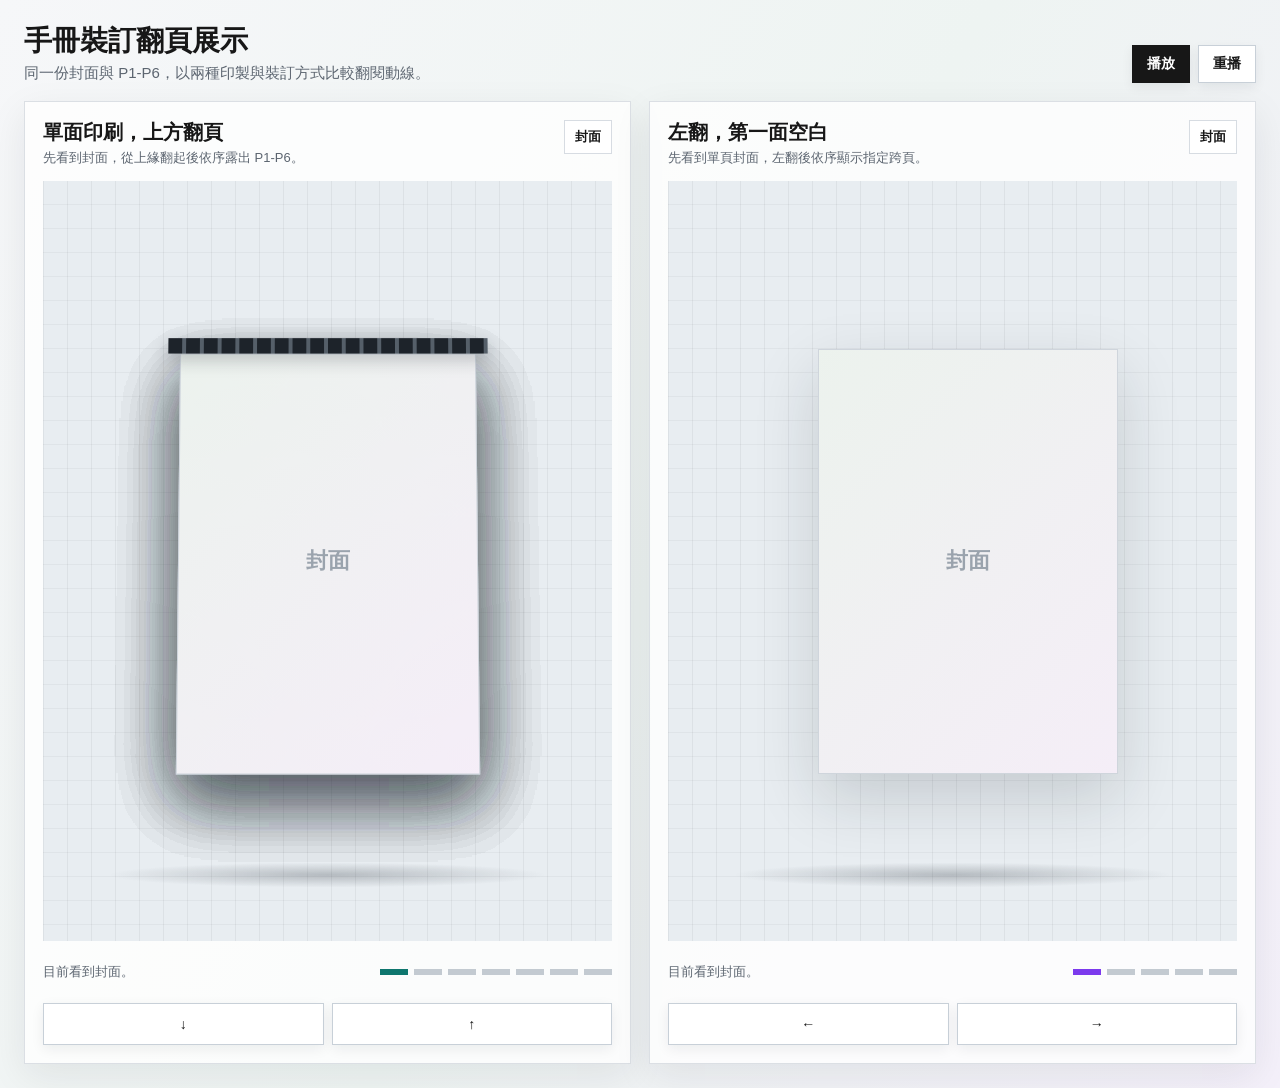
<file: pages-show.html>
<!doctype html>
<html lang="zh-Hant">
<head>
  <meta charset="utf-8">
  <meta name="viewport" content="width=device-width, initial-scale=1">
  <title>手冊裝訂翻頁展示</title>
  <style>
    * {
      box-sizing: border-box;
    }

    :root {
      --ink: #171717;
      --muted: #5c6570;
      --line: #d7dce2;
      --paper: #fffdf8;
      --surface: #f6f7f9;
      --panel: #ffffff;
      --accent: #0e766e;
      --accent-2: #7c3aed;
      --shadow: 0 24px 60px rgba(20, 28, 38, 0.16);
      --page-w: min(24vw, 300px);
    }

    body {
      margin: 0;
      min-height: 100vh;
      background: linear-gradient(120deg, #f6f7f9 0%, #eef4f2 52%, #f4f0fa 100%);
      color: var(--ink);
      font-family: "Noto Sans TC", "Microsoft JhengHei", "PingFang TC", Arial, sans-serif;
    }

    .app {
      min-height: 100vh;
      padding: 24px;
      display: grid;
      grid-template-rows: auto 1fr;
      gap: 18px;
    }

    header {
      display: flex;
      justify-content: space-between;
      gap: 18px;
      align-items: end;
      max-width: 1360px;
      width: 100%;
      margin: 0 auto;
    }

    h1 {
      margin: 0;
      font-size: 28px;
      line-height: 1.2;
      font-weight: 850;
    }

    .subtitle {
      margin: 6px 0 0;
      color: var(--muted);
      font-size: 15px;
    }

    .toolbar {
      display: flex;
      gap: 8px;
      flex-wrap: wrap;
      justify-content: flex-end;
    }

    button {
      border: 1px solid #c8d0d8;
      background: #fff;
      color: var(--ink);
      height: 38px;
      padding: 0 14px;
      font: inherit;
      font-size: 14px;
      font-weight: 750;
      cursor: pointer;
      box-shadow: 0 4px 12px rgba(20, 28, 38, 0.07);
    }

    button.primary {
      background: var(--ink);
      border-color: var(--ink);
      color: #fff;
    }

    .toolbar .step-controls {
      display: none;
    }

    button:focus-visible {
      outline: 3px solid rgba(14, 118, 110, 0.35);
      outline-offset: 2px;
    }

    main {
      width: 100%;
      max-width: 1360px;
      margin: 0 auto;
      display: grid;
      grid-template-columns: 1fr 1fr;
      gap: 18px;
      align-items: stretch;
    }

    .demo {
      min-width: 0;
      background: rgba(255, 255, 255, 0.78);
      border: 1px solid rgba(215, 220, 226, 0.9);
      padding: 18px;
      display: grid;
      grid-template-rows: auto 1fr auto;
      gap: 14px;
      box-shadow: 0 12px 36px rgba(20, 28, 38, 0.08);
    }

    .demo-head {
      display: flex;
      justify-content: space-between;
      align-items: start;
      gap: 14px;
    }

    h2 {
      margin: 0;
      font-size: 20px;
      line-height: 1.2;
    }

    .mode-note {
      margin: 5px 0 0;
      color: var(--muted);
      font-size: 13px;
      line-height: 1.45;
    }

    .step-badge {
      flex: 0 0 auto;
      border: 1px solid var(--line);
      background: #fff;
      padding: 7px 10px;
      font-size: 13px;
      font-weight: 850;
    }

    .stage {
      position: relative;
      display: grid;
      place-items: center;
      min-height: 760px;
      overflow: hidden;
      background:
        linear-gradient(90deg, rgba(23, 23, 23, 0.055) 1px, transparent 1px),
        linear-gradient(0deg, rgba(23, 23, 23, 0.045) 1px, transparent 1px),
        #e8edf1;
      background-size: 24px 24px;
      perspective: 1800px;
    }

    .stage::after {
      content: "";
      position: absolute;
      inset: auto 10% 7% 10%;
      height: 26px;
      background: radial-gradient(ellipse at center, rgba(20, 28, 38, 0.24), transparent 68%);
      pointer-events: none;
    }

    .sheet {
      position: absolute;
      background: var(--paper);
      border: 1px solid #cfd5dc;
      box-shadow: var(--shadow);
      overflow: hidden;
      backface-visibility: hidden;
      transform-style: preserve-3d;
    }

    .sheet.blank {
      display: grid;
      place-items: center;
      color: #9aa3ad;
      font-size: 22px;
      font-weight: 850;
      background:
        linear-gradient(135deg, rgba(14, 118, 110, 0.08), rgba(124, 58, 237, 0.08)),
        var(--paper);
    }

    .page-face.blank {
      display: grid;
      place-items: center;
      color: #9aa3ad;
      font-size: 22px;
      font-weight: 850;
      background:
        linear-gradient(135deg, rgba(14, 118, 110, 0.08), rgba(124, 58, 237, 0.08)),
        var(--paper);
    }

    .sheet img,
    .page-face img {
      width: 100%;
      height: 100%;
      object-fit: contain;
      display: block;
      background: #fff;
    }

    .top-book {
      position: relative;
      width: var(--page-w);
      aspect-ratio: 297 / 420;
      transform: rotateX(7deg);
      transform-style: preserve-3d;
    }

    .top-book .sheet {
      inset: 0;
      transform-origin: top center;
      transition: transform 780ms cubic-bezier(.2, .72, .2, 1), opacity 360ms ease;
    }

    .top-book .sheet.flipped {
      transform: rotateX(176deg);
      opacity: 0.18;
    }

    .top-hinge {
      position: absolute;
      left: -12px;
      right: -12px;
      top: -16px;
      height: 16px;
      background: repeating-linear-gradient(90deg, #1d232a 0 14px, #555f69 14px 18px);
      box-shadow: 0 6px 18px rgba(20, 28, 38, 0.25);
      z-index: 8;
    }

    .spread-book {
      position: relative;
      width: calc(var(--page-w) * 2);
      aspect-ratio: 594 / 420;
      transform-style: preserve-3d;
    }

    .cover,
    .spread {
      position: absolute;
      inset: 0;
      display: grid;
      grid-template-columns: 1fr 1fr;
      transform-style: preserve-3d;
    }

    .cover {
      position: relative;
      inset: auto;
      width: var(--page-w);
      height: 100%;
      z-index: 4;
      display: block;
      left: 50%;
      transition: transform 900ms cubic-bezier(.2, .72, .2, 1), opacity 300ms ease;
      transform-origin: left center;
      transform: translateX(-50%);
    }

    .cover .page-face {
      width: 100%;
      height: 100%;
    }

    .spread {
      top: 0;
      left: 0;
      width: 100%;
      height: 100%;
    }

    .spread-book.is-open .cover {
      transform: translateX(-50%) rotateY(-178deg);
      opacity: 0.14;
      pointer-events: none;
    }

    .spread {
      z-index: 1;
      opacity: 0;
      transform: translateX(18px) rotateY(8deg);
      transition: opacity 360ms ease, transform 720ms cubic-bezier(.2, .72, .2, 1);
    }

    .spread.active {
      z-index: 3;
      opacity: 1;
      transform: translateX(0) rotateY(0deg);
    }

    .page-face {
      min-width: 0;
      background: var(--paper);
      border: 1px solid #cfd5dc;
      box-shadow: var(--shadow);
      overflow: hidden;
      position: relative;
    }

    .page-face.left {
      border-right: 0;
    }

    .page-face.right {
      border-left: 0;
    }

    .spine {
      position: absolute;
      top: -8px;
      bottom: -8px;
      left: calc(50% - 3px);
      width: 6px;
      background: linear-gradient(90deg, rgba(0, 0, 0, 0.28), rgba(255, 255, 255, 0.55), rgba(0, 0, 0, 0.2));
      z-index: 7;
      pointer-events: none;
    }

    .spread-book:not(.is-open) .spine {
      opacity: 0;
    }

    .caption {
      display: flex;
      justify-content: space-between;
      align-items: center;
      gap: 10px;
      min-height: 34px;
      color: var(--muted);
      font-size: 13px;
      line-height: 1.4;
    }

    .local-controls {
      display: grid;
      grid-template-columns: 1fr 1fr;
      gap: 8px;
    }

    .local-controls button {
      width: 100%;
      height: 42px;
    }

    .dots {
      display: flex;
      gap: 6px;
      flex: 0 0 auto;
    }

    .dot {
      width: 28px;
      height: 6px;
      border: 0;
      background: #c3cad1;
      padding: 0;
      box-shadow: none;
    }

    .dot.active.single {
      background: var(--accent);
    }

    .dot.active.spread-dot {
      background: var(--accent-2);
    }

    @media (max-width: 980px) {
      .app {
        padding: 16px;
      }

      header,
      main {
        grid-template-columns: 1fr;
      }

      header {
        align-items: start;
        display: grid;
      }

      .toolbar {
        justify-content: start;
      }

      .stage {
        min-height: 700px;
      }

      :root {
        --page-w: min(44vw, 300px);
      }
    }

    @media (max-width: 560px) {
      h1 {
        font-size: 22px;
      }

      .stage {
        min-height: 560px;
      }

      .demo {
        padding: 12px;
      }

      .demo-head {
        display: grid;
      }

      :root {
        --page-w: min(76vw, 250px);
      }
    }
  </style>
</head>
<body>
  <div class="app">
    <header>
      <div>
        <h1>手冊裝訂翻頁展示</h1>
        <p class="subtitle">同一份封面與 P1-P6，以兩種印製與裝訂方式比較翻閱動線。</p>
      </div>
      <div class="toolbar" aria-label="播放控制">
        <button class="primary" id="playBtn" type="button">播放</button>
        <span class="step-controls">
          <button id="prevBtn" type="button">上一步</button>
          <button id="nextBtn" type="button">下一步</button>
        </span>
        <button id="resetBtn" type="button">重播</button>
      </div>
    </header>

    <main>
      <section class="demo" aria-labelledby="single-title">
        <div class="demo-head">
          <div>
            <h2 id="single-title">單面印刷，上方翻頁</h2>
            <p class="mode-note">先看到封面，從上緣翻起後依序露出 P1-P6。</p>
          </div>
          <div class="step-badge" id="singleBadge">封面</div>
        </div>
        <div class="stage">
          <div class="top-book" id="topBook" data-step="0" aria-live="polite">
            <div class="top-hinge" aria-hidden="true"></div>
            <div class="sheet blank">封面</div>
            <div class="sheet"><img src="pdf_preview_pages/preview-page-1.jpg" alt="P1"></div>
            <div class="sheet"><img src="pdf_preview_pages/preview-page-2.jpg" alt="P2"></div>
            <div class="sheet"><img src="pdf_preview_pages/preview-page-3.jpg" alt="P3"></div>
            <div class="sheet"><img src="pdf_preview_pages/preview-page-4.jpg" alt="P4"></div>
            <div class="sheet"><img src="pdf_preview_pages/preview-page-5.jpg" alt="P5"></div>
            <div class="sheet"><img src="pdf_preview_pages/preview-page-6.jpg" alt="P6"></div>
          </div>
        </div>
        <div class="caption">
          <span id="singleText">目前看到封面。</span>
          <div class="dots" aria-hidden="true">
            <span class="dot single active"></span>
            <span class="dot single"></span>
            <span class="dot single"></span>
            <span class="dot single"></span>
            <span class="dot single"></span>
            <span class="dot single"></span>
            <span class="dot single"></span>
          </div>
        </div>
        <div class="local-controls" aria-label="上方翻頁控制">
          <button data-action="prev" type="button" aria-label="上方往回翻">↓</button>
          <button data-action="next" type="button" aria-label="上方往後翻">↑</button>
        </div>
      </section>

      <section class="demo" aria-labelledby="spread-title">
        <div class="demo-head">
          <div>
            <h2 id="spread-title">左翻，第一面空白</h2>
            <p class="mode-note">先看到單頁封面，左翻後依序顯示指定跨頁。</p>
          </div>
          <div class="step-badge" id="spreadBadge">封面</div>
        </div>
        <div class="stage">
          <div class="spread-book" id="spreadBook" data-step="0" aria-live="polite">
            <div class="cover">
              <div class="page-face blank">封面</div>
            </div>
            <div class="spread" data-spread="one">
              <div class="page-face left"><img src="pdf_preview_pages/preview-page-1.jpg" alt="P1"></div>
              <div class="page-face right"><img src="pdf_preview_pages/preview-page-2.jpg" alt="P2"></div>
            </div>
            <div class="spread" data-spread="two">
              <div class="page-face left"><img src="pdf_preview_pages/preview-page-3.jpg" alt="P3"></div>
              <div class="page-face right blank">續頁空白</div>
            </div>
            <div class="spread" data-spread="three">
              <div class="page-face left"><img src="pdf_preview_pages/preview-page-4.jpg" alt="P4"></div>
              <div class="page-face right"><img src="pdf_preview_pages/preview-page-5.jpg" alt="P5"></div>
            </div>
            <div class="spread" data-spread="four">
              <div class="page-face left"><img src="pdf_preview_pages/preview-page-6.jpg" alt="P6"></div>
              <div class="page-face right blank">續頁空白</div>
            </div>
            <div class="spine" aria-hidden="true"></div>
          </div>
        </div>
        <div class="caption">
          <span id="spreadText">目前看到封面。</span>
          <div class="dots" aria-hidden="true">
            <span class="dot spread-dot active"></span>
            <span class="dot spread-dot"></span>
            <span class="dot spread-dot"></span>
            <span class="dot spread-dot"></span>
            <span class="dot spread-dot"></span>
          </div>
        </div>
        <div class="local-controls" aria-label="左翻控制">
          <button data-action="prev" type="button" aria-label="左翻往回">←</button>
          <button data-action="next" type="button" aria-label="左翻往後">→</button>
        </div>
      </section>
    </main>
  </div>

  <script>
    const state = {
      singleStep: 0,
      spreadStep: 0,
      timer: null,
      playing: false
    };

    const topBook = document.getElementById("topBook");
    const spreadBook = document.getElementById("spreadBook");
    const singleBadge = document.getElementById("singleBadge");
    const spreadBadge = document.getElementById("spreadBadge");
    const singleText = document.getElementById("singleText");
    const spreadText = document.getElementById("spreadText");
    const playBtn = document.getElementById("playBtn");

    const topSheets = [...topBook.querySelectorAll(".sheet")];
    const spreads = [...spreadBook.querySelectorAll(".spread")];
    const singleLabels = ["封面", "P1", "P2", "P3", "P4", "P5", "P6"];
    const singleCopy = [
      "目前看到封面。",
      "第一次上翻後露出 P1。",
      "第二次上翻後露出 P2。",
      "第三次上翻後露出 P3。",
      "第四次上翻後露出 P4。",
      "第五次上翻後露出 P5。",
      "第六次上翻後露出 P6。"
    ];
    const spreadStates = [
      { label: "封面", text: "目前看到封面。", spread: -1 },
      { label: "P1 / P2", text: "第一次左翻後，左頁 P1、右頁 P2 並陳。", spread: 0 },
      { label: "P3 / 空白", text: "第二次左翻後，左頁 P3、右頁空白。", spread: 1 },
      { label: "P4 / P5", text: "第三次左翻後，左頁 P4、右頁 P5 並陳。", spread: 2 },
      { label: "P6 / 空白", text: "第四次左翻後，左頁 P6、右頁空白。", spread: 3 }
    ];

    function setActiveDots(selector, index) {
      document.querySelectorAll(selector).forEach((dot, dotIndex) => {
        dot.classList.toggle("active", dotIndex === index);
      });
    }

    function render() {
      topBook.dataset.step = String(state.singleStep);
      spreadBook.dataset.step = String(state.spreadStep);
      singleBadge.textContent = singleLabels[state.singleStep];
      spreadBadge.textContent = spreadStates[state.spreadStep].label;
      singleText.textContent = singleCopy[state.singleStep];
      spreadText.textContent = spreadStates[state.spreadStep].text;
      topSheets.forEach((sheet, index) => {
        sheet.classList.toggle("flipped", index < state.singleStep);
        sheet.style.zIndex = String(topSheets.length - index);
      });
      spreadBook.classList.toggle("is-open", spreadStates[state.spreadStep].spread >= 0);
      spreads.forEach((spread, index) => {
        spread.classList.toggle("active", index === spreadStates[state.spreadStep].spread);
      });
      setActiveDots(".dot.single", state.singleStep);
      setActiveDots(".dot.spread-dot", state.spreadStep);
    }

    function stop() {
      state.playing = false;
      window.clearInterval(state.timer);
      state.timer = null;
      playBtn.textContent = "播放";
    }

    function next() {
      state.singleStep = state.singleStep >= singleLabels.length - 1 ? 0 : state.singleStep + 1;
      state.spreadStep = state.spreadStep >= spreadStates.length - 1 ? 0 : state.spreadStep + 1;
      render();
    }

    function prev() {
      state.singleStep = state.singleStep <= 0 ? singleLabels.length - 1 : state.singleStep - 1;
      state.spreadStep = state.spreadStep <= 0 ? spreadStates.length - 1 : state.spreadStep - 1;
      render();
    }

    function nextSingle() {
      state.singleStep = state.singleStep >= singleLabels.length - 1 ? 0 : state.singleStep + 1;
      render();
    }

    function prevSingle() {
      state.singleStep = state.singleStep <= 0 ? singleLabels.length - 1 : state.singleStep - 1;
      render();
    }

    function nextSpread() {
      state.spreadStep = state.spreadStep >= spreadStates.length - 1 ? 0 : state.spreadStep + 1;
      render();
    }

    function prevSpread() {
      state.spreadStep = state.spreadStep <= 0 ? spreadStates.length - 1 : state.spreadStep - 1;
      render();
    }

    document.querySelectorAll('[aria-label="上方往後翻"]').forEach((button) => {
      button.addEventListener("click", () => {
        stop();
        nextSingle();
      });
    });

    document.querySelectorAll('[aria-label="上方往回翻"]').forEach((button) => {
      button.addEventListener("click", () => {
        stop();
        prevSingle();
      });
    });

    document.querySelectorAll('[aria-label="左翻往後"]').forEach((button) => {
      button.addEventListener("click", () => {
        stop();
        nextSpread();
      });
    });

    document.querySelectorAll('[aria-label="左翻往回"]').forEach((button) => {
      button.addEventListener("click", () => {
        stop();
        prevSpread();
      });
    });

    document.getElementById("resetBtn").addEventListener("click", () => {
      stop();
      state.singleStep = 0;
      state.spreadStep = 0;
      render();
    });

    playBtn.addEventListener("click", () => {
      if (state.playing) {
        stop();
        return;
      }

      state.playing = true;
      playBtn.textContent = "暫停";
      next();
      state.timer = window.setInterval(next, 1800);
    });

    render();
  </script>
</body>
</html>
</file>
<file: css/style.css>
/* ============================================================
   教育部資優央團 (NGEAG) — Design Tokens
   Source: GenSekiGothic (源石黑體) + Official Brand Palette
   Updated: 2026-04 with official brand colors
   ============================================================ */

/* --- Font Face --- */
@font-face {
  font-family: "GenSekiGothic";
  src: url("../fonts/GenSekiGothic-R.ttc") format("truetype");
  font-weight: 400;
  font-style: normal;
  font-display: swap;
}
@font-face {
  font-family: "GenSekiGothic";
  src: url("../fonts/GenSekiGothic-B.ttc") format("truetype");
  font-weight: 700;
  font-style: normal;
  font-display: swap;
}
@font-face {
  font-family: "GenSekiGothic";
  src: url("../fonts/GenSekiGothic-H.ttc") format("truetype");
  font-weight: 900;
  font-style: normal;
  font-display: swap;
}

:root {
  /* ---- Font Families ---- */
  --font-primary: "GenSekiGothic", "PingFang TC", "Noto Sans TC", "Microsoft JhengHei", sans-serif;
  --font-mono: "JetBrains Mono", "Courier New", monospace;

  /* ---- Font Weights ---- */
  --weight-regular: 400;
  --weight-bold: 700;
  --weight-heavy: 900;

  /* ================================================================
     OFFICIAL BRAND PALETTE
     Source: 教育部資優央團 brand guidelines
     ================================================================ */

  /* Brand Blue — #529DD6 */
  --blue-50:   #EBF4FC;
  --blue-100:  #C7E1F5;
  --blue-200:  #9FCAED;
  --blue-300:  #74B2E3;
  --blue-400:  #529DD6;   /* ★ BRAND BLUE */
  --blue-500:  #3D84BE;
  --blue-600:  #2D6BA0;
  --blue-700:  #1F517E;
  --blue-800:  #133860;
  --blue-900:  #0A2240;

  /* Brand Gold — #EFBA38 (logo fill color) */
  --gold-50:   #FDF8E7;
  --gold-100:  #FAEDC0;
  --gold-200:  #F6DC8A;
  --gold-300:  #F3CB5C;
  --gold-400:  #EFBA38;   /* ★ BRAND GOLD */
  --gold-500:  #D4A020;
  --gold-600:  #B08216;
  --gold-700:  #8A640F;
  --gold-800:  #644808;
  --gold-900:  #3E2D04;

  /* Brand Salmon — #F19584 */
  --salmon-50:  #FEF2F0;
  --salmon-100: #FBDBD7;
  --salmon-200: #F7BDB6;
  --salmon-300: #F4A898;
  --salmon-400: #F19584;   /* ★ BRAND SALMON */
  --salmon-500: #E07060;
  --salmon-600: #C85044;
  --salmon-700: #A0352C;
  --salmon-800: #7A1E18;
  --salmon-900: #500E09;

  /* Brand Teal — #7BC2AF */
  --teal-50:   #EDF7F4;
  --teal-100:  #CEEAE2;
  --teal-200:  #A8D8CB;
  --teal-300:  #7BC2AF;   /* ★ BRAND TEAL */
  --teal-400:  #5DAE99;
  --teal-500:  #429681;
  --teal-600:  #2D7C69;
  --teal-700:  #1E6052;
  --teal-800:  #12453B;
  --teal-900:  #092B25;

  /* Brand Red — #AE2024 */
  --red-50:   #FAEAEA;
  --red-100:  #F2BABB;
  --red-200:  #E88485;
  --red-300:  #D85052;
  --red-400:  #C4282C;
  --red-500:  #AE2024;   /* ★ BRAND RED */
  --red-600:  #921A1E;
  --red-700:  #741417;
  --red-800:  #550E10;
  --red-900:  #35080A;

  /* Brand Charcoal — #3E3A39 */
  --charcoal-50:  #F2F1F1;
  --charcoal-100: #DDDCDB;
  --charcoal-200: #C0BEBE;
  --charcoal-300: #9D9B9A;
  --charcoal-400: #7B7877;
  --charcoal-500: #5C5957;
  --charcoal-600: #3E3A39;  /* ★ BRAND CHARCOAL / primary text */
  --charcoal-700: #2E2B2A;
  --charcoal-800: #1E1C1B;
  --charcoal-900: #0F0E0E;

  /* Neutral (warm gray derived from charcoal) */
  --neutral-0:   #FFFFFF;
  --neutral-50:  #F5F4F3;
  --neutral-100: #ECEAE8;
  --neutral-200: #D8D5D2;
  --neutral-300: #B8B5B2;
  --neutral-400: #989490;
  --neutral-500: #75706C;
  --neutral-600: #5C5957;
  --neutral-700: #3E3A39;
  --neutral-800: #2E2B2A;
  --neutral-900: #1A1817;

  /* ---- Semantic Colors ---- */
  --color-bg:            #F5F4F3;
  --color-bg-card:       #FFFFFF;
  --color-bg-panel:      #EBF4FC;
  --color-bg-dark:       #3E3A39;
  --color-fg-primary:    #3E3A39;
  --color-fg-secondary:  #75706C;
  --color-fg-tertiary:   #B8B5B2;
  --color-fg-inverse:    #FFFFFF;
  --color-fg-link:       #529DD6;
  --color-fg-link-hover: #3D84BE;
  --color-brand:         #529DD6;
  --color-brand-dark:    #3D84BE;
  --color-gold:          #EFBA38;
  --color-salmon:        #F19584;
  --color-teal:          #7BC2AF;
  --color-red:           #AE2024;
  --color-success:       #7BC2AF;
  --color-warning:       #EFBA38;
  --color-error:         #AE2024;
  --color-info:          #529DD6;
  --color-border:        #ECEAE8;
  --color-border-focus:  #529DD6;
  --color-divider:       #F2F1F1;

  /* ---- Spacing ---- */
  --space-1:  4px;
  --space-2:  8px;
  --space-3:  12px;
  --space-4:  16px;
  --space-6:  24px;
  --space-8:  32px;
  --space-12: 48px;
  --space-16: 64px;
  --space-24: 96px;
  --space-32: 128px;

  /* ---- Border Radius ---- */
  --radius-sm:   4px;
  --radius-md:   8px;
  --radius-lg:   16px;
  --radius-full: 9999px;

  /* ---- Shadows / Elevation ---- */
  --shadow-0: none;
  --shadow-1: 0 2px 8px rgba(62, 58, 57, 0.08);
  --shadow-2: 0 6px 20px rgba(62, 58, 57, 0.13);
  --shadow-3: 0 16px 48px rgba(62, 58, 57, 0.18);

  /* ---- Transitions ---- */
  --transition-fast: 150ms ease-out;
  --transition-base: 200ms ease-out;
  --transition-slow: 350ms ease-out;

  /* ---- Typography Scale ---- */
  --text-xs:   13px;
  --text-sm:   14px;
  --text-base: 16px;
  --text-lg:   18px;
  --text-xl:   22px;
  --text-2xl:  28px;
  --text-3xl:  36px;
  --text-4xl:  48px;
  --text-5xl:  64px;

  /* ---- Line Heights ---- */
  --leading-tight:  1.3;
  --leading-snug:   1.5;
  --leading-normal: 1.8;

  /* ---- Letter Spacing ---- */
  --tracking-tight:  0;
  --tracking-normal: 0.02em;
  --tracking-wide:   0.05em;
  --tracking-label:  0.12em;
}

/* ============================================================
   Semantic Type Styles
   ============================================================ */
body {
  font-family: var(--font-primary);
  font-size: var(--text-base);
  font-weight: var(--weight-regular);
  color: var(--color-fg-primary);
  line-height: var(--leading-normal);
  letter-spacing: var(--tracking-normal);
  background: var(--color-bg);
}
h1, .h1 { font-size: var(--text-4xl); font-weight: var(--weight-heavy); line-height: var(--leading-tight); letter-spacing: var(--tracking-wide); }
h2, .h2 { font-size: var(--text-3xl); font-weight: var(--weight-bold); line-height: var(--leading-tight); letter-spacing: var(--tracking-wide); }
h3, .h3 { font-size: var(--text-2xl); font-weight: var(--weight-bold); line-height: var(--leading-snug); letter-spacing: var(--tracking-normal); }
h4, .h4 { font-size: var(--text-xl); font-weight: var(--weight-bold); line-height: var(--leading-snug); }
h5, .h5 { font-size: var(--text-lg); font-weight: var(--weight-bold); line-height: var(--leading-snug); }
p, .body { font-size: var(--text-base); font-weight: var(--weight-regular); line-height: var(--leading-normal); letter-spacing: var(--tracking-normal); }
.body-lg { font-size: var(--text-lg); line-height: var(--leading-normal); }
.caption { font-size: var(--text-xs); color: var(--color-fg-secondary); line-height: var(--leading-snug); }
.label { font-size: var(--text-sm); font-weight: var(--weight-bold); letter-spacing: var(--tracking-label); text-transform: uppercase; }
.display { font-size: var(--text-5xl); font-weight: var(--weight-heavy); line-height: 1.1; letter-spacing: var(--tracking-wide); }
a { color: var(--color-fg-link); text-decoration: none; transition: color var(--transition-fast); }
a:hover { color: var(--color-fg-link-hover); text-decoration: underline; }

/* ============================================================
   Base Component Styles
   ============================================================ */
.card {
  background: var(--color-bg-card);
  border: 1px solid var(--color-border);
  border-radius: var(--radius-md);
  box-shadow: var(--shadow-1);
  padding: var(--space-6);
  transition: box-shadow var(--transition-base);
}
.card:hover { box-shadow: var(--shadow-2); }

.btn {
  display: inline-flex; align-items: center; gap: var(--space-2);
  padding: 10px var(--space-6); border-radius: var(--radius-sm);
  font-family: var(--font-primary); font-size: var(--text-sm);
  font-weight: var(--weight-bold); letter-spacing: var(--tracking-normal);
  border: none; cursor: pointer;
  transition: background var(--transition-fast), box-shadow var(--transition-fast);
}
.btn-primary { background: var(--color-brand); color: #fff; }
.btn-primary:hover { background: var(--color-brand-dark); }
.btn-gold { background: var(--color-gold); color: var(--charcoal-700); }
.btn-gold:hover { background: var(--gold-500); }
.btn-red { background: var(--color-red); color: #fff; }
.btn-red:hover { background: var(--red-600); }
.btn-outline { background: transparent; color: var(--color-brand); border: 2px solid var(--color-brand); }
.btn-outline:hover { background: var(--blue-50); }
.btn-ghost { background: transparent; color: var(--color-fg-secondary); }
.btn-ghost:hover { background: var(--neutral-50); }

.badge {
  display: inline-flex; align-items: center;
  padding: 2px 10px; border-radius: var(--radius-full);
  font-size: var(--text-xs); font-weight: var(--weight-bold);
}
.badge-blue    { background: var(--blue-50);    color: var(--blue-600); }
.badge-gold    { background: var(--gold-50);    color: var(--gold-700); }
.badge-salmon  { background: var(--salmon-50);  color: var(--salmon-700); }
.badge-teal    { background: var(--teal-50);    color: var(--teal-600); }
.badge-red     { background: var(--red-50);     color: var(--red-600); }
.badge-neutral { background: var(--neutral-50); color: var(--neutral-600); }

.input {
  width: 100%; padding: 10px var(--space-4);
  border: 1px solid var(--color-border); border-radius: var(--radius-sm);
  font-family: var(--font-primary); font-size: var(--text-base);
  color: var(--color-fg-primary); background: #fff; outline: none;
  transition: border-color var(--transition-fast), box-shadow var(--transition-fast);
}
.input:focus {
  border-color: var(--color-border-focus);
  box-shadow: 0 0 0 3px rgba(82, 157, 214, 0.18);
}
</file>
